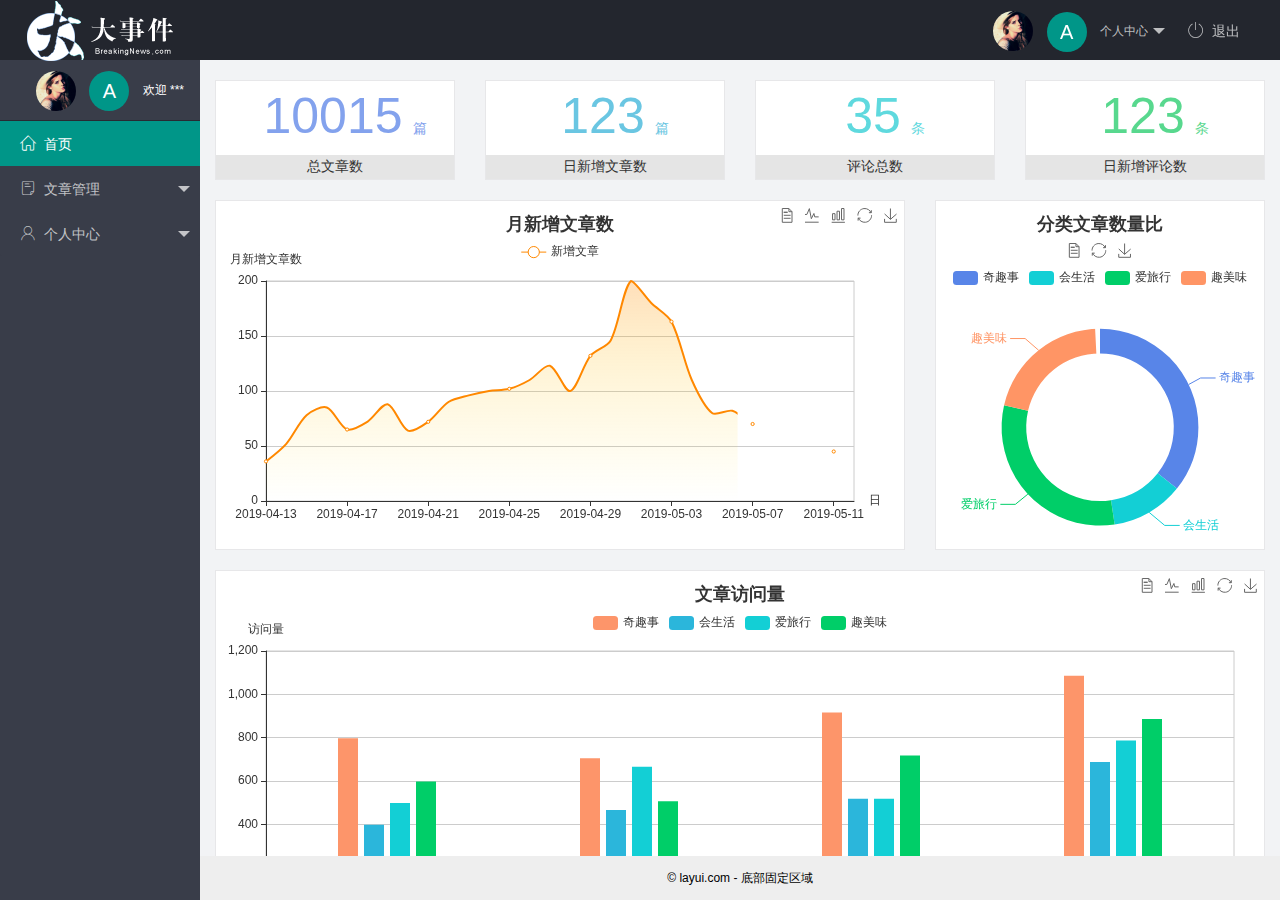
<file: index.html>
<!DOCTYPE html>
<html lang="en">

<head>
    <meta charset="UTF-8" />
    <meta name="viewport" content="width=device-width, initial-scale=1.0" />
    <title>后台主页</title>
    <!-- 导入 layui 的样式表 -->
    <link rel="stylesheet" href="/assets/lib/layui/css/layui.css" />
    <link rel="stylesheet" href="/assets/fonts/iconfont.css" />
    <link rel="stylesheet" href="/assets/css/index.css" />
</head>

<body class="layui-layout-body">
    <div class="layui-layout layui-layout-admin">
        <div class="layui-header">
            <div class="layui-logo">
                <img src="/assets/images/logo.png" alt="" />
            </div>
            <!-- 头部区域（可配合layui已有的水平导航） -->
            <ul class="layui-nav layui-layout-right">
                <li class="layui-nav-item">
                    <a href="javascript:;" class="userinfo">
                        <img src="/assets/images/sample.jpg" class="layui-nav-img" />
                        <span class="text-avatar">A</span>
                        个人中心
                    </a>
                    <dl class="layui-nav-child">
                        <dd><a href="">基本资料</a></dd>
                        <dd><a href="">更换头像</a></dd>
                        <dd><a href="">重置密码</a></dd>
                    </dl>
                </li>
                <li class="layui-nav-item"><a href="" id="btnLogout"><span class="iconfont icon-tuichu"></span>退出</a>
                </li>
            </ul>
        </div>

        <div class="layui-side layui-bg-black">
            <div class="layui-side-scroll">
                <!-- 左侧导航区域（可配合layui已有的垂直导航） -->
                <div class="userinfo">
                    <img src="/assets/images/sample.jpg" class="layui-nav-img" />
                    <span class="text-avatar">A</span>
                    <span id="welcome">欢迎 ***</span>
                </div>
                <ul class="layui-nav layui-nav-tree" lay-shrink="all">
                    <li class="layui-nav-item layui-this">
                        <a href="/home/dashboard.html" target="fm"><span class="iconfont icon-home"></span>首页</a>
                    </li>
                    <li class="layui-nav-item">
                        <a class="" href="javascript:;"><span class="iconfont icon-16"></span>文章管理</a>
                        <dl class="layui-nav-child">
                            <dd>
                                <a href="javascript:;"><i class="layui-icon layui-icon-app"></i>文章类别</a>
                            </dd>
                            <dd>
                                <a href="javascript:;"><i class="layui-icon layui-icon-app"></i>文章列表</a>
                            </dd>
                            <dd>
                                <a href="javascript:;"><i class="layui-icon layui-icon-app"></i>发布文章</a>
                            </dd>
                        </dl>
                    </li>
                    <li class="layui-nav-item">
                        <a href="javascript:;"><span class="iconfont icon-user"></span>个人中心</a>
                        <dl class="layui-nav-child">
                            <dd>
                                <a href="javascript:;"><i class="layui-icon layui-icon-app"></i>基本资料</a>
                            </dd>
                            <dd>
                                <a href="javascript:;"><i class="layui-icon layui-icon-app"></i>更换头像</a>
                            </dd>
                            <dd>
                                <a href="javascript:;"><i class="layui-icon layui-icon-app"></i>重置密码</a>
                            </dd>
                        </dl>
                    </li>
                </ul>
            </div>
        </div>

        <div class="layui-body">
            <!-- 内容主体区域 -->
            <!-- <div style="padding: 15px;">

            </div> -->
            <iframe name="fm" src="/home/dashboard.html" frameborder="0"></iframe>
        </div>

        <div class="layui-footer">
            <!-- 底部固定区域 -->
            © layui.com - 底部固定区域
        </div>
    </div>
    <!-- 导入 layui 的JS文件 -->
    <script src="/assets/lib/layui/layui.all.js"></script>
    <script src="/assets/lib/jquery.js"></script>
    <script src="/assets/js/baseAPI.js"></script>
    <script src="/assets/js/index.js"></script>
</body>

</html>
</file>
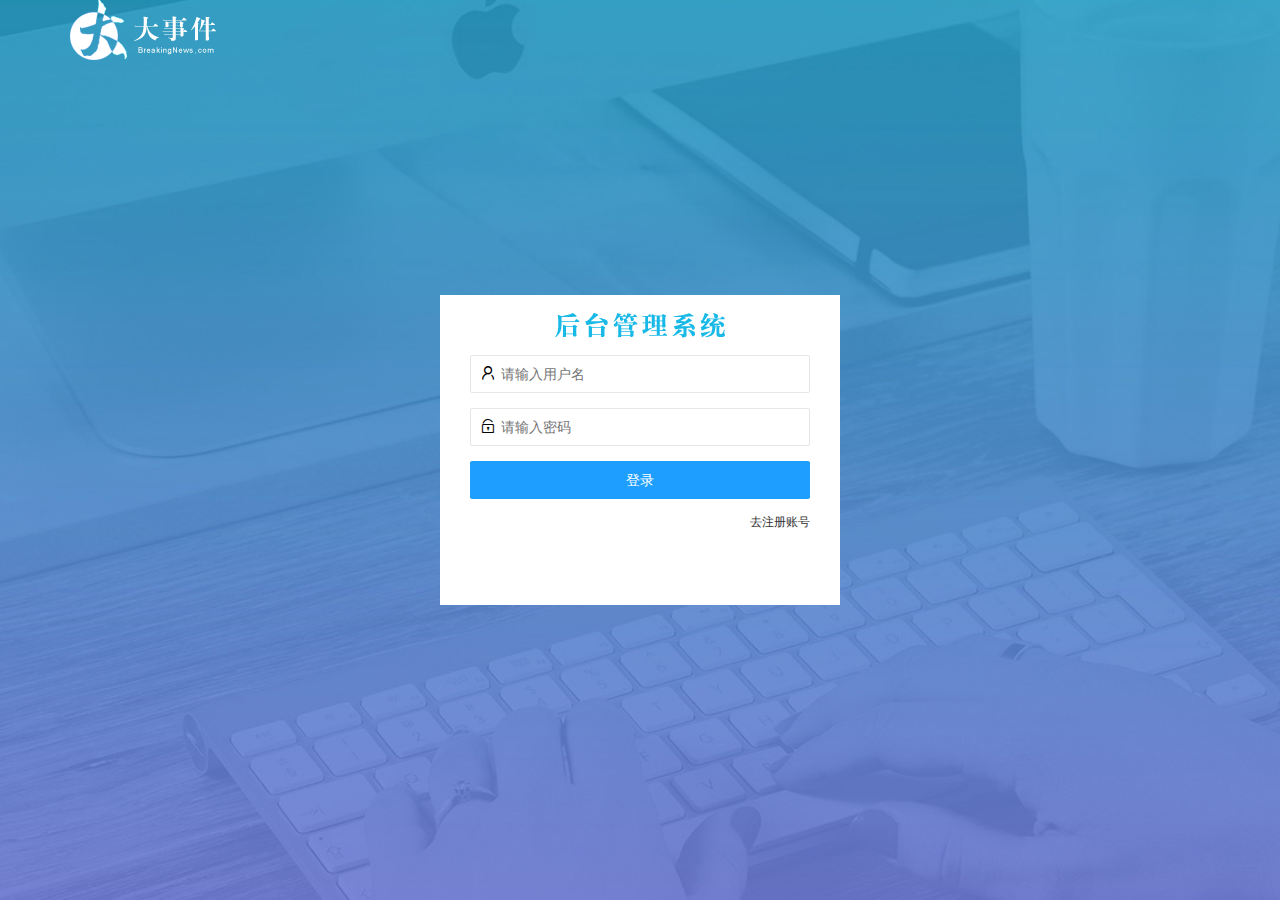
<file: login.html>
<!DOCTYPE html>
<html lang="en">

<head>
    <meta charset="UTF-8">
    <meta name="viewport" content="width=device-width, initial-scale=1.0">
    <title>大事件-登录/注册</title>
    <link rel="stylesheet" href="./assets/lib/layui/css/layui.css">
    <link rel="stylesheet" href="./assets/css/login.css">
</head>

<body>
    <!-- 头部 logo-->
    <div class="layui-main">
        <img src="/assets/images/logo.png" alt="">
    </div>
    <!-- 登录 注册 -->
    <div class="loginAndRegBox">
        <div class="title-box"></div>
        <!-- 登录的div -->
        <div class="login-box">
            <!-- 登录的表单 -->
            <form class="layui-form" id="form_login">
                <!-- 用户名 -->
                <div class="layui-form-item">
                    <i class="layui-icon layui-icon-username"></i>
                    <input type="text" name="username" required lay-verify="required" placeholder="请输入用户名"
                        autocomplete="off" class="layui-input">
                </div>
                <!-- 密码 -->
                <div class="layui-form-item">
                    <i class="layui-icon layui-icon-password"></i>
                    <input type="password" name="password" required lay-verify="required|pass" placeholder="请输入密码"
                        autocomplete="off" class="layui-input">
                </div>
                <!-- 登录按钮 -->
                <div class="layui-form-item ">
                    <button class="layui-btn layui-btn-normal layui-btn-fluid" lay-submit
                        lay-filter="formDemo">登录</button>
                </div>
                <div class="layui-form-item links">
                    <a href="javascript:;" id="link_reg">去注册账号</a>
                </div>
            </form>

        </div>
        <!-- 注册的div -->
        <div class="reg-box">
            <!-- 注册的表单 -->
            <form class="layui-form" id="form_reg">
                <!-- 用户名 -->
                <div class="layui-form-item">
                    <i class="layui-icon layui-icon-username"></i>
                    <input type="text" name="username" required lay-verify="required" placeholder="请输入用户名"
                        autocomplete="off" class="layui-input">
                </div>
                <!-- 密码 -->
                <div class="layui-form-item">
                    <i class="layui-icon layui-icon-password"></i>
                    <input type="password" name="password" required lay-verify="required|pwd" placeholder="请输入密码"
                        autocomplete="off" class="layui-input">
                </div>
                <!-- 确认密码 -->
                <div class="layui-form-item">
                    <i class="layui-icon layui-icon-password"></i>
                    <input type="password" name="repassword" required lay-verify="required|pwd|repwd"
                        placeholder="再次输入密码" autocomplete="off" class="layui-input">
                </div>
                <!-- 注册按钮 -->
                <div class="layui-form-item ">
                    <button id="pwdtj" class="layui-btn layui-btn-normal layui-btn-fluid" lay-submit
                        lay-filter="formDemo">注册</button>
                </div>
                <div class="layui-form-item links">
                    <a href="javascript:;" id="link_login">去登录账号</a>
                </div>
            </form>

        </div>
    </div>
    <script src="/assets/lib/layui/layui.all.js"></script>
    <script src="/assets/lib/jquery.js"></script>
    <script src="/assets/js/baseAPI.js"></script>
    <script src="/assets/js/login.js"></script>

</body>

</html>
</file>
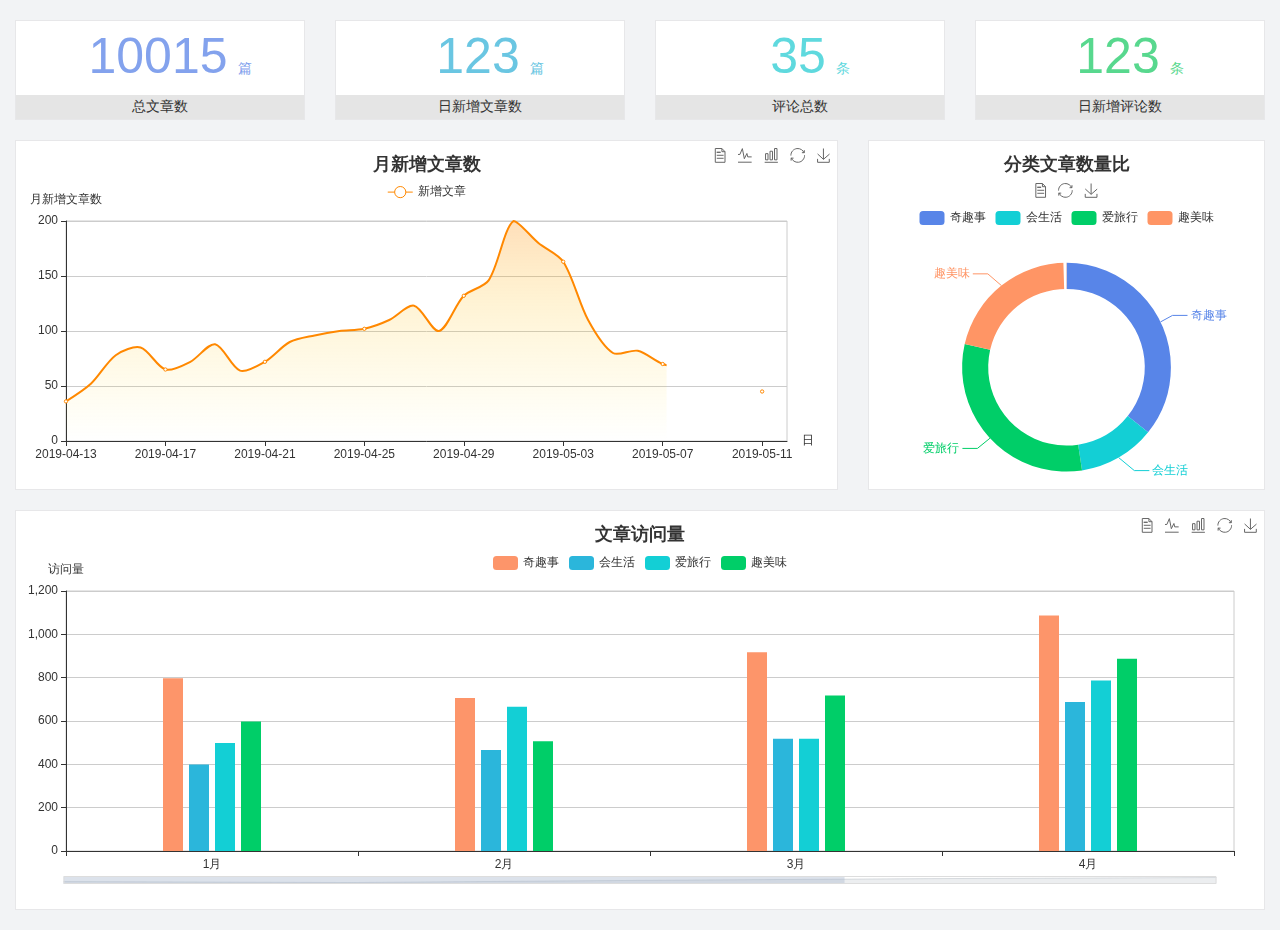
<file: home/dashboard.html>
<!DOCTYPE html>
<html lang="en">

<head>
  <meta charset="UTF-8">
  <meta name="viewport" content="width=device-width, initial-scale=1.0">
  <meta http-equiv="X-UA-Compatible" content="ie=edge">
  <title>图表统计</title>
  <link rel="stylesheet" href="../../assets/lib/bootstrap.css" />
  <link rel="stylesheet" href="../../assets/lib/main.css" />
  <script src="../../assets/lib/jquery.js"></script>
  <script type="text/javascript" src="../../assets/lib/echarts.min.js"></script>
</head>

<body>
  <div class="container-fluid">
    <div class="row spannel_list">
      <div class="col-sm-3 col-xs-6">
        <div class="spannel">
          <em>10015</em><span>篇</span>
          <b>总文章数</b>
        </div>
      </div>
      <div class="col-sm-3 col-xs-6">
        <div class="spannel scolor01">
          <em>123</em><span>篇</span>
          <b>日新增文章数</b>
        </div>
      </div>
      <div class="col-sm-3 col-xs-6">
        <div class="spannel scolor02">
          <em>35</em><span>条</span>
          <b>评论总数</b>
        </div>
      </div>
      <div class="col-sm-3 col-xs-6">
        <div class="spannel scolor03">
          <em>123</em><span>条</span>
          <b>日新增评论数</b>
        </div>
      </div>
    </div>
  </div>

  <div class="container-fluid">
    <div class="row curve-pie">
      <div class="col-lg-8 col-md-8">
        <div class="gragh_pannel" id="curve_show"></div>
      </div>
      <div class="col-lg-4 col-md-4">
        <div class="gragh_pannel" id="pie_show"></div>
      </div>
    </div>
  </div>

  <div class="container-fluid">
    <div class="column_pannel" id="column_show"></div>
  </div>

  <script>
    var oChart = echarts.init(document.getElementById('curve_show'));
    var aList_all = [
      { 'count': 36, 'date': '2019-04-13' },
      { 'count': 52, 'date': '2019-04-14' },
      { 'count': 78, 'date': '2019-04-15' },
      { 'count': 85, 'date': '2019-04-16' },
      { 'count': 65, 'date': '2019-04-17' },
      { 'count': 72, 'date': '2019-04-18' },
      { 'count': 88, 'date': '2019-04-19' },
      { 'count': 64, 'date': '2019-04-20' },
      { 'count': 72, 'date': '2019-04-21' },
      { 'count': 90, 'date': '2019-04-22' },
      { 'count': 96, 'date': '2019-04-23' },
      { 'count': 100, 'date': '2019-04-24' },
      { 'count': 102, 'date': '2019-04-25' },
      { 'count': 110, 'date': '2019-04-26' },
      { 'count': 123, 'date': '2019-04-27' },
      { 'count': 100, 'date': '2019-04-28' },
      { 'count': 132, 'date': '2019-04-29' },
      { 'count': 146, 'date': '2019-04-30' },
      { 'count': 200, 'date': '2019-05-01' },
      { 'count': 180, 'date': '2019-05-02' },
      { 'count': 163, 'date': '2019-05-03' },
      { 'count': 110, 'date': '2019-05-04' },
      { 'count': 80, 'date': '2019-05-05' },
      { 'count': 82, 'date': '2019-05-06' },
      { 'count': 70, 'date': '2019-05-07' },
      { 'count': 65, 'date': '2019-05-08' },
      { 'count': 54, 'date': '2019-05-09' },
      { 'count': 40, 'date': '2019-05-10' },
      { 'count': 45, 'date': '2019-05-11' },
      { 'count': 38, 'date': '2019-05-12' },
    ];

    let aCount = [];
    let aDate = [];

    for (var i = 0; i < aList_all.length; i++) {
      aCount.push(aList_all[i].count);
      aDate.push(aList_all[i].date);
    }

    var chartopt = {
      title: {
        text: '月新增文章数',
        left: 'center',
        top: '10'
      },
      tooltip: {
        trigger: 'axis'
      },
      legend: {
        data: ['新增文章'],
        top: '40'
      },
      toolbox: {
        show: true,
        feature: {
          mark: { show: true },
          dataView: { show: true, readOnly: false },
          magicType: { show: true, type: ['line', 'bar'] },
          restore: { show: true },
          saveAsImage: { show: true }
        }
      },
      calculable: true,
      xAxis: [
        {
          name: '日',
          type: 'category',
          boundaryGap: false,
          data: aDate
        }
      ],
      yAxis: [
        {
          name: '月新增文章数',
          type: 'value'
        }
      ],
      series: [
        {
          name: '新增文章',
          type: 'line',
          smooth: true,
          itemStyle: { normal: { areaStyle: { type: 'default' }, color: '#f80' }, lineStyle: { color: '#f80' } },
          data: aCount
        }],
      areaStyle: {
        normal: {
          color: new echarts.graphic.LinearGradient(0, 0, 0, 1, [{
            offset: 0,
            color: 'rgba(255,136,0,0.39)'
          }, {
            offset: .34,
            color: 'rgba(255,180,0,0.25)'
          }, {
            offset: 1,
            color: 'rgba(255,222,0,0.00)'
          }])

        }
      },
      grid: {
        show: true,
        x: 50,
        x2: 50,
        y: 80,
        height: 220
      }
    };

    oChart.setOption(chartopt);


    var oPie = echarts.init(document.getElementById('pie_show'));
    var oPieopt =
    {
      title: {
        top: 10,
        text: '分类文章数量比',
        x: 'center'
      },
      tooltip: {
        trigger: 'item',
        formatter: "{a} <br/>{b} : {c} ({d}%)"
      },
      color: ['#5885e8', '#13cfd5', '#00ce68', '#ff9565'],
      legend: {
        x: 'center',
        top: 65,
        data: ['奇趣事', '会生活', '爱旅行', '趣美味']
      },
      toolbox: {
        show: true,
        x: 'center',
        top: 35,
        feature: {
          mark: { show: true },
          dataView: { show: true, readOnly: false },
          magicType: {
            show: true,
            type: ['pie', 'funnel'],
            option: {
              funnel: {
                x: '25%',
                width: '50%',
                funnelAlign: 'left',
                max: 1548
              }
            }
          },
          restore: { show: true },
          saveAsImage: { show: true }
        }
      },
      calculable: true,
      series: [
        {
          name: '访问来源',
          type: 'pie',
          radius: ['45%', '60%'],
          center: ['50%', '65%'],
          data: [
            { value: 300, name: '奇趣事' },
            { value: 100, name: '会生活' },
            { value: 260, name: '爱旅行' },
            { value: 180, name: '趣美味' }
          ]
        }
      ]
    };
    oPie.setOption(oPieopt);



    var oColumn = this.echarts.init(document.getElementById('column_show'));
    var oColumnopt =
    {
      title: {
        text: '文章访问量',
        left: 'center',
        top: '10'
      },
      tooltip: {
        trigger: 'axis'
      },
      legend: {
        data: ['奇趣事', '会生活', '爱旅行', '趣美味'],
        top: '40'
      },
      toolbox: {
        show: true,
        feature: {
          mark: { show: true },
          dataView: { show: true, readOnly: false },
          magicType: { show: true, type: ['line', 'bar'] },
          restore: { show: true },
          saveAsImage: { show: true }
        }
      },
      calculable: true,
      xAxis: [
        {
          type: 'category',
          data: ['1月', '2月', '3月', '4月', '5月']
        }
      ],
      yAxis: [
        {
          name: '访问量',
          type: 'value'
        }
      ],
      series: [
        {
          name: '奇趣事',
          type: 'bar',
          barWidth: 20,
          itemStyle: {
            normal: { areaStyle: { type: 'default' }, color: '#fd956a' }
          },
          data: [800, 708, 920, 1090, 1200]
        },
        {
          name: '会生活',
          type: 'bar',
          barWidth: 20,
          itemStyle: {
            normal: { areaStyle: { type: 'default' }, color: '#2bb6db' }
          },
          data: [400, 468, 520, 690, 800]
        },
        {
          name: '爱旅行',
          type: 'bar',
          barWidth: 20,
          itemStyle: {
            normal: { areaStyle: { type: 'default' }, color: '#13cfd5' }
          },
          data: [500, 668, 520, 790, 900]
        },
        {
          name: '趣美味',
          type: 'bar',
          barWidth: 20,
          itemStyle: {
            normal: { areaStyle: { type: 'default' }, color: '#00ce68' }
          },
          data: [600, 508, 720, 890, 1000]
        }
      ],
      grid: {
        show: true,
        x: 50,
        x2: 30,
        y: 80,
        height: 260
      },
      dataZoom: [//给x轴设置滚动条
        {
          start: 0,//默认为0
          end: 100 - 1000 / 31,//默认为100
          type: 'slider',
          show: true,
          xAxisIndex: [0],
          handleSize: 0,//滑动条的 左右2个滑动条的大小
          height: 8,//组件高度
          left: 45, //左边的距离
          right: 50,//右边的距离
          bottom: 26,//右边的距离
          handleColor: '#ddd',//h滑动图标的颜色
          handleStyle: {
            borderColor: "#cacaca",
            borderWidth: "1",
            shadowBlur: 2,
            background: "#ddd",
            shadowColor: "#ddd",
          }
        }]
    };
    oColumn.setOption(oColumnopt);
  </script>
</body>

</html>
</file>
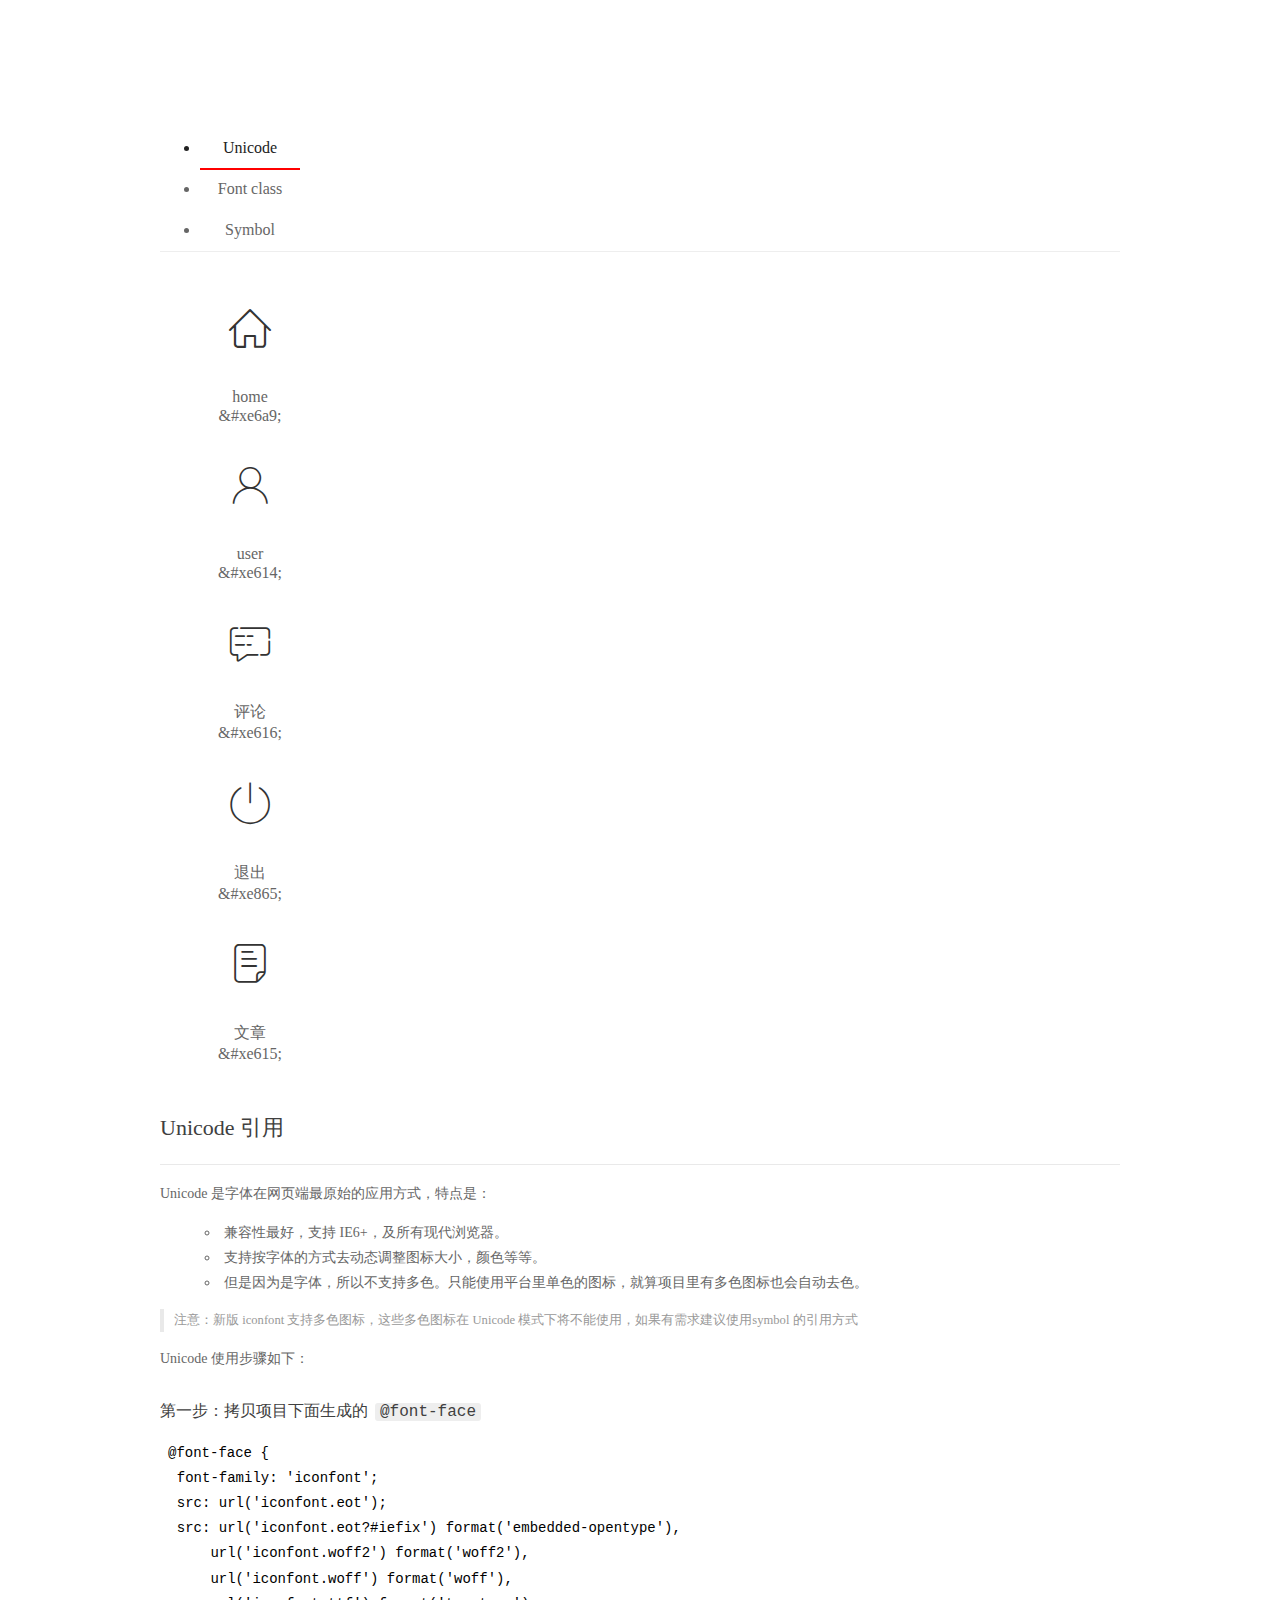
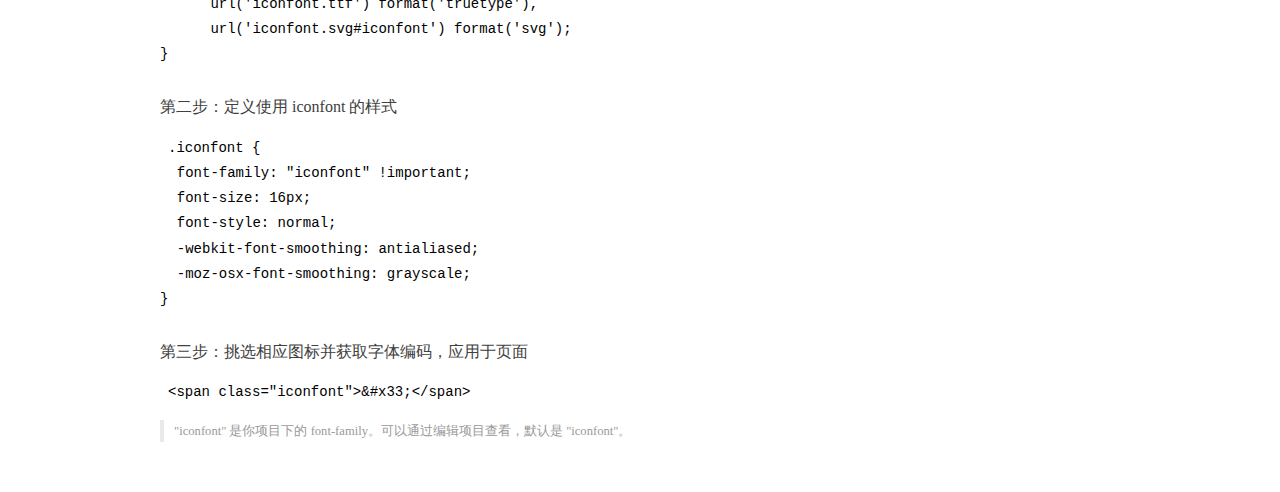
<file: assets/fonts/demo_index.html>
<!DOCTYPE html>
<html>
<head>
  <meta charset="utf-8"/>
  <title>IconFont Demo</title>
  <link rel="shortcut icon" href="https://gtms04.alicdn.com/tps/i4/TB1_oz6GVXXXXaFXpXXJDFnIXXX-64-64.ico" type="image/x-icon"/>
  <link rel="stylesheet" href="https://g.alicdn.com/thx/cube/1.3.2/cube.min.css">
  <link rel="stylesheet" href="demo.css">
  <link rel="stylesheet" href="iconfont.css">
  <script src="iconfont.js"></script>
  <!-- jQuery -->
  <script src="https://a1.alicdn.com/oss/uploads/2018/12/26/7bfddb60-08e8-11e9-9b04-53e73bb6408b.js"></script>
  <!-- 代码高亮 -->
  <script src="https://a1.alicdn.com/oss/uploads/2018/12/26/a3f714d0-08e6-11e9-8a15-ebf944d7534c.js"></script>
</head>
<body>
  <div class="main">
    <h1 class="logo"><a href="https://www.iconfont.cn/" title="iconfont 首页" target="_blank">&#xe86b;</a></h1>
    <div class="nav-tabs">
      <ul id="tabs" class="dib-box">
        <li class="dib active"><span>Unicode</span></li>
        <li class="dib"><span>Font class</span></li>
        <li class="dib"><span>Symbol</span></li>
      </ul>
      
    </div>
    <div class="tab-container">
      <div class="content unicode" style="display: block;">
          <ul class="icon_lists dib-box">
          
            <li class="dib">
              <span class="icon iconfont">&#xe6a9;</span>
                <div class="name">home</div>
                <div class="code-name">&amp;#xe6a9;</div>
              </li>
          
            <li class="dib">
              <span class="icon iconfont">&#xe614;</span>
                <div class="name">user</div>
                <div class="code-name">&amp;#xe614;</div>
              </li>
          
            <li class="dib">
              <span class="icon iconfont">&#xe616;</span>
                <div class="name">评论</div>
                <div class="code-name">&amp;#xe616;</div>
              </li>
          
            <li class="dib">
              <span class="icon iconfont">&#xe865;</span>
                <div class="name">退出</div>
                <div class="code-name">&amp;#xe865;</div>
              </li>
          
            <li class="dib">
              <span class="icon iconfont">&#xe615;</span>
                <div class="name">文章</div>
                <div class="code-name">&amp;#xe615;</div>
              </li>
          
          </ul>
          <div class="article markdown">
          <h2 id="unicode-">Unicode 引用</h2>
          <hr>

          <p>Unicode 是字体在网页端最原始的应用方式，特点是：</p>
          <ul>
            <li>兼容性最好，支持 IE6+，及所有现代浏览器。</li>
            <li>支持按字体的方式去动态调整图标大小，颜色等等。</li>
            <li>但是因为是字体，所以不支持多色。只能使用平台里单色的图标，就算项目里有多色图标也会自动去色。</li>
          </ul>
          <blockquote>
            <p>注意：新版 iconfont 支持多色图标，这些多色图标在 Unicode 模式下将不能使用，如果有需求建议使用symbol 的引用方式</p>
          </blockquote>
          <p>Unicode 使用步骤如下：</p>
          <h3 id="-font-face">第一步：拷贝项目下面生成的 <code>@font-face</code></h3>
<pre><code class="language-css"
>@font-face {
  font-family: 'iconfont';
  src: url('iconfont.eot');
  src: url('iconfont.eot?#iefix') format('embedded-opentype'),
      url('iconfont.woff2') format('woff2'),
      url('iconfont.woff') format('woff'),
      url('iconfont.ttf') format('truetype'),
      url('iconfont.svg#iconfont') format('svg');
}
</code></pre>
          <h3 id="-iconfont-">第二步：定义使用 iconfont 的样式</h3>
<pre><code class="language-css"
>.iconfont {
  font-family: "iconfont" !important;
  font-size: 16px;
  font-style: normal;
  -webkit-font-smoothing: antialiased;
  -moz-osx-font-smoothing: grayscale;
}
</code></pre>
          <h3 id="-">第三步：挑选相应图标并获取字体编码，应用于页面</h3>
<pre>
<code class="language-html"
>&lt;span class="iconfont"&gt;&amp;#x33;&lt;/span&gt;
</code></pre>
          <blockquote>
            <p>"iconfont" 是你项目下的 font-family。可以通过编辑项目查看，默认是 "iconfont"。</p>
          </blockquote>
          </div>
      </div>
      <div class="content font-class">
        <ul class="icon_lists dib-box">
          
          <li class="dib">
            <span class="icon iconfont icon-home"></span>
            <div class="name">
              home
            </div>
            <div class="code-name">.icon-home
            </div>
          </li>
          
          <li class="dib">
            <span class="icon iconfont icon-user"></span>
            <div class="name">
              user
            </div>
            <div class="code-name">.icon-user
            </div>
          </li>
          
          <li class="dib">
            <span class="icon iconfont icon-pinglun"></span>
            <div class="name">
              评论
            </div>
            <div class="code-name">.icon-pinglun
            </div>
          </li>
          
          <li class="dib">
            <span class="icon iconfont icon-tuichu"></span>
            <div class="name">
              退出
            </div>
            <div class="code-name">.icon-tuichu
            </div>
          </li>
          
          <li class="dib">
            <span class="icon iconfont icon-16"></span>
            <div class="name">
              文章
            </div>
            <div class="code-name">.icon-16
            </div>
          </li>
          
        </ul>
        <div class="article markdown">
        <h2 id="font-class-">font-class 引用</h2>
        <hr>

        <p>font-class 是 Unicode 使用方式的一种变种，主要是解决 Unicode 书写不直观，语意不明确的问题。</p>
        <p>与 Unicode 使用方式相比，具有如下特点：</p>
        <ul>
          <li>兼容性良好，支持 IE8+，及所有现代浏览器。</li>
          <li>相比于 Unicode 语意明确，书写更直观。可以很容易分辨这个 icon 是什么。</li>
          <li>因为使用 class 来定义图标，所以当要替换图标时，只需要修改 class 里面的 Unicode 引用。</li>
          <li>不过因为本质上还是使用的字体，所以多色图标还是不支持的。</li>
        </ul>
        <p>使用步骤如下：</p>
        <h3 id="-fontclass-">第一步：引入项目下面生成的 fontclass 代码：</h3>
<pre><code class="language-html">&lt;link rel="stylesheet" href="./iconfont.css"&gt;
</code></pre>
        <h3 id="-">第二步：挑选相应图标并获取类名，应用于页面：</h3>
<pre><code class="language-html">&lt;span class="iconfont icon-xxx"&gt;&lt;/span&gt;
</code></pre>
        <blockquote>
          <p>"
            iconfont" 是你项目下的 font-family。可以通过编辑项目查看，默认是 "iconfont"。</p>
        </blockquote>
      </div>
      </div>
      <div class="content symbol">
          <ul class="icon_lists dib-box">
          
            <li class="dib">
                <svg class="icon svg-icon" aria-hidden="true">
                  <use xlink:href="#icon-home"></use>
                </svg>
                <div class="name">home</div>
                <div class="code-name">#icon-home</div>
            </li>
          
            <li class="dib">
                <svg class="icon svg-icon" aria-hidden="true">
                  <use xlink:href="#icon-user"></use>
                </svg>
                <div class="name">user</div>
                <div class="code-name">#icon-user</div>
            </li>
          
            <li class="dib">
                <svg class="icon svg-icon" aria-hidden="true">
                  <use xlink:href="#icon-pinglun"></use>
                </svg>
                <div class="name">评论</div>
                <div class="code-name">#icon-pinglun</div>
            </li>
          
            <li class="dib">
                <svg class="icon svg-icon" aria-hidden="true">
                  <use xlink:href="#icon-tuichu"></use>
                </svg>
                <div class="name">退出</div>
                <div class="code-name">#icon-tuichu</div>
            </li>
          
            <li class="dib">
                <svg class="icon svg-icon" aria-hidden="true">
                  <use xlink:href="#icon-16"></use>
                </svg>
                <div class="name">文章</div>
                <div class="code-name">#icon-16</div>
            </li>
          
          </ul>
          <div class="article markdown">
          <h2 id="symbol-">Symbol 引用</h2>
          <hr>

          <p>这是一种全新的使用方式，应该说这才是未来的主流，也是平台目前推荐的用法。相关介绍可以参考这篇<a href="">文章</a>
            这种用法其实是做了一个 SVG 的集合，与另外两种相比具有如下特点：</p>
          <ul>
            <li>支持多色图标了，不再受单色限制。</li>
            <li>通过一些技巧，支持像字体那样，通过 <code>font-size</code>, <code>color</code> 来调整样式。</li>
            <li>兼容性较差，支持 IE9+，及现代浏览器。</li>
            <li>浏览器渲染 SVG 的性能一般，还不如 png。</li>
          </ul>
          <p>使用步骤如下：</p>
          <h3 id="-symbol-">第一步：引入项目下面生成的 symbol 代码：</h3>
<pre><code class="language-html">&lt;script src="./iconfont.js"&gt;&lt;/script&gt;
</code></pre>
          <h3 id="-css-">第二步：加入通用 CSS 代码（引入一次就行）：</h3>
<pre><code class="language-html">&lt;style&gt;
.icon {
  width: 1em;
  height: 1em;
  vertical-align: -0.15em;
  fill: currentColor;
  overflow: hidden;
}
&lt;/style&gt;
</code></pre>
          <h3 id="-">第三步：挑选相应图标并获取类名，应用于页面：</h3>
<pre><code class="language-html">&lt;svg class="icon" aria-hidden="true"&gt;
  &lt;use xlink:href="#icon-xxx"&gt;&lt;/use&gt;
&lt;/svg&gt;
</code></pre>
          </div>
      </div>

    </div>
  </div>
  <script>
  $(document).ready(function () {
      $('.tab-container .content:first').show()

      $('#tabs li').click(function (e) {
        var tabContent = $('.tab-container .content')
        var index = $(this).index()

        if ($(this).hasClass('active')) {
          return
        } else {
          $('#tabs li').removeClass('active')
          $(this).addClass('active')

          tabContent.hide().eq(index).fadeIn()
        }
      })
    })
  </script>
</body>
</html>
</file>
<file: assets/lib/layui/css/layui.css>
/** layui-v2.5.5 MIT License By https://www.layui.com */
 .layui-inline,img{display:inline-block;vertical-align:middle}h1,h2,h3,h4,h5,h6{font-weight:400}.layui-edge,.layui-header,.layui-inline,.layui-main{position:relative}.layui-body,.layui-edge,.layui-elip{overflow:hidden}.layui-btn,.layui-edge,.layui-inline,img{vertical-align:middle}.layui-btn,.layui-disabled,.layui-icon,.layui-unselect{-moz-user-select:none;-webkit-user-select:none;-ms-user-select:none}.layui-elip,.layui-form-checkbox span,.layui-form-pane .layui-form-label{text-overflow:ellipsis;white-space:nowrap}.layui-breadcrumb,.layui-tree-btnGroup{visibility:hidden}blockquote,body,button,dd,div,dl,dt,form,h1,h2,h3,h4,h5,h6,input,li,ol,p,pre,td,textarea,th,ul{margin:0;padding:0;-webkit-tap-highlight-color:rgba(0,0,0,0)}a:active,a:hover{outline:0}img{border:none}li{list-style:none}table{border-collapse:collapse;border-spacing:0}h4,h5,h6{font-size:100%}button,input,optgroup,option,select,textarea{font-family:inherit;font-size:inherit;font-style:inherit;font-weight:inherit;outline:0}pre{white-space:pre-wrap;white-space:-moz-pre-wrap;white-space:-pre-wrap;white-space:-o-pre-wrap;word-wrap:break-word}body{line-height:24px;font:14px Helvetica Neue,Helvetica,PingFang SC,Tahoma,Arial,sans-serif}hr{height:1px;margin:10px 0;border:0;clear:both}a{color:#333;text-decoration:none}a:hover{color:#777}a cite{font-style:normal;*cursor:pointer}.layui-border-box,.layui-border-box *{box-sizing:border-box}.layui-box,.layui-box *{box-sizing:content-box}.layui-clear{clear:both;*zoom:1}.layui-clear:after{content:'\20';clear:both;*zoom:1;display:block;height:0}.layui-inline{*display:inline;*zoom:1}.layui-edge{display:inline-block;width:0;height:0;border-width:6px;border-style:dashed;border-color:transparent}.layui-edge-top{top:-4px;border-bottom-color:#999;border-bottom-style:solid}.layui-edge-right{border-left-color:#999;border-left-style:solid}.layui-edge-bottom{top:2px;border-top-color:#999;border-top-style:solid}.layui-edge-left{border-right-color:#999;border-right-style:solid}.layui-disabled,.layui-disabled:hover{color:#d2d2d2!important;cursor:not-allowed!important}.layui-circle{border-radius:100%}.layui-show{display:block!important}.layui-hide{display:none!important}@font-face{font-family:layui-icon;src:url(../font/iconfont.eot?v=250);src:url(../font/iconfont.eot?v=250#iefix) format('embedded-opentype'),url(../font/iconfont.woff2?v=250) format('woff2'),url(../font/iconfont.woff?v=250) format('woff'),url(../font/iconfont.ttf?v=250) format('truetype'),url(../font/iconfont.svg?v=250#layui-icon) format('svg')}.layui-icon{font-family:layui-icon!important;font-size:16px;font-style:normal;-webkit-font-smoothing:antialiased;-moz-osx-font-smoothing:grayscale}.layui-icon-reply-fill:before{content:"\e611"}.layui-icon-set-fill:before{content:"\e614"}.layui-icon-menu-fill:before{content:"\e60f"}.layui-icon-search:before{content:"\e615"}.layui-icon-share:before{content:"\e641"}.layui-icon-set-sm:before{content:"\e620"}.layui-icon-engine:before{content:"\e628"}.layui-icon-close:before{content:"\1006"}.layui-icon-close-fill:before{content:"\1007"}.layui-icon-chart-screen:before{content:"\e629"}.layui-icon-star:before{content:"\e600"}.layui-icon-circle-dot:before{content:"\e617"}.layui-icon-chat:before{content:"\e606"}.layui-icon-release:before{content:"\e609"}.layui-icon-list:before{content:"\e60a"}.layui-icon-chart:before{content:"\e62c"}.layui-icon-ok-circle:before{content:"\1005"}.layui-icon-layim-theme:before{content:"\e61b"}.layui-icon-table:before{content:"\e62d"}.layui-icon-right:before{content:"\e602"}.layui-icon-left:before{content:"\e603"}.layui-icon-cart-simple:before{content:"\e698"}.layui-icon-face-cry:before{content:"\e69c"}.layui-icon-face-smile:before{content:"\e6af"}.layui-icon-survey:before{content:"\e6b2"}.layui-icon-tree:before{content:"\e62e"}.layui-icon-upload-circle:before{content:"\e62f"}.layui-icon-add-circle:before{content:"\e61f"}.layui-icon-download-circle:before{content:"\e601"}.layui-icon-templeate-1:before{content:"\e630"}.layui-icon-util:before{content:"\e631"}.layui-icon-face-surprised:before{content:"\e664"}.layui-icon-edit:before{content:"\e642"}.layui-icon-speaker:before{content:"\e645"}.layui-icon-down:before{content:"\e61a"}.layui-icon-file:before{content:"\e621"}.layui-icon-layouts:before{content:"\e632"}.layui-icon-rate-half:before{content:"\e6c9"}.layui-icon-add-circle-fine:before{content:"\e608"}.layui-icon-prev-circle:before{content:"\e633"}.layui-icon-read:before{content:"\e705"}.layui-icon-404:before{content:"\e61c"}.layui-icon-carousel:before{content:"\e634"}.layui-icon-help:before{content:"\e607"}.layui-icon-code-circle:before{content:"\e635"}.layui-icon-water:before{content:"\e636"}.layui-icon-username:before{content:"\e66f"}.layui-icon-find-fill:before{content:"\e670"}.layui-icon-about:before{content:"\e60b"}.layui-icon-location:before{content:"\e715"}.layui-icon-up:before{content:"\e619"}.layui-icon-pause:before{content:"\e651"}.layui-icon-date:before{content:"\e637"}.layui-icon-layim-uploadfile:before{content:"\e61d"}.layui-icon-delete:before{content:"\e640"}.layui-icon-play:before{content:"\e652"}.layui-icon-top:before{content:"\e604"}.layui-icon-friends:before{content:"\e612"}.layui-icon-refresh-3:before{content:"\e9aa"}.layui-icon-ok:before{content:"\e605"}.layui-icon-layer:before{content:"\e638"}.layui-icon-face-smile-fine:before{content:"\e60c"}.layui-icon-dollar:before{content:"\e659"}.layui-icon-group:before{content:"\e613"}.layui-icon-layim-download:before{content:"\e61e"}.layui-icon-picture-fine:before{content:"\e60d"}.layui-icon-link:before{content:"\e64c"}.layui-icon-diamond:before{content:"\e735"}.layui-icon-log:before{content:"\e60e"}.layui-icon-rate-solid:before{content:"\e67a"}.layui-icon-fonts-del:before{content:"\e64f"}.layui-icon-unlink:before{content:"\e64d"}.layui-icon-fonts-clear:before{content:"\e639"}.layui-icon-triangle-r:before{content:"\e623"}.layui-icon-circle:before{content:"\e63f"}.layui-icon-radio:before{content:"\e643"}.layui-icon-align-center:before{content:"\e647"}.layui-icon-align-right:before{content:"\e648"}.layui-icon-align-left:before{content:"\e649"}.layui-icon-loading-1:before{content:"\e63e"}.layui-icon-return:before{content:"\e65c"}.layui-icon-fonts-strong:before{content:"\e62b"}.layui-icon-upload:before{content:"\e67c"}.layui-icon-dialogue:before{content:"\e63a"}.layui-icon-video:before{content:"\e6ed"}.layui-icon-headset:before{content:"\e6fc"}.layui-icon-cellphone-fine:before{content:"\e63b"}.layui-icon-add-1:before{content:"\e654"}.layui-icon-face-smile-b:before{content:"\e650"}.layui-icon-fonts-html:before{content:"\e64b"}.layui-icon-form:before{content:"\e63c"}.layui-icon-cart:before{content:"\e657"}.layui-icon-camera-fill:before{content:"\e65d"}.layui-icon-tabs:before{content:"\e62a"}.layui-icon-fonts-code:before{content:"\e64e"}.layui-icon-fire:before{content:"\e756"}.layui-icon-set:before{content:"\e716"}.layui-icon-fonts-u:before{content:"\e646"}.layui-icon-triangle-d:before{content:"\e625"}.layui-icon-tips:before{content:"\e702"}.layui-icon-picture:before{content:"\e64a"}.layui-icon-more-vertical:before{content:"\e671"}.layui-icon-flag:before{content:"\e66c"}.layui-icon-loading:before{content:"\e63d"}.layui-icon-fonts-i:before{content:"\e644"}.layui-icon-refresh-1:before{content:"\e666"}.layui-icon-rmb:before{content:"\e65e"}.layui-icon-home:before{content:"\e68e"}.layui-icon-user:before{content:"\e770"}.layui-icon-notice:before{content:"\e667"}.layui-icon-login-weibo:before{content:"\e675"}.layui-icon-voice:before{content:"\e688"}.layui-icon-upload-drag:before{content:"\e681"}.layui-icon-login-qq:before{content:"\e676"}.layui-icon-snowflake:before{content:"\e6b1"}.layui-icon-file-b:before{content:"\e655"}.layui-icon-template:before{content:"\e663"}.layui-icon-auz:before{content:"\e672"}.layui-icon-console:before{content:"\e665"}.layui-icon-app:before{content:"\e653"}.layui-icon-prev:before{content:"\e65a"}.layui-icon-website:before{content:"\e7ae"}.layui-icon-next:before{content:"\e65b"}.layui-icon-component:before{content:"\e857"}.layui-icon-more:before{content:"\e65f"}.layui-icon-login-wechat:before{content:"\e677"}.layui-icon-shrink-right:before{content:"\e668"}.layui-icon-spread-left:before{content:"\e66b"}.layui-icon-camera:before{content:"\e660"}.layui-icon-note:before{content:"\e66e"}.layui-icon-refresh:before{content:"\e669"}.layui-icon-female:before{content:"\e661"}.layui-icon-male:before{content:"\e662"}.layui-icon-password:before{content:"\e673"}.layui-icon-senior:before{content:"\e674"}.layui-icon-theme:before{content:"\e66a"}.layui-icon-tread:before{content:"\e6c5"}.layui-icon-praise:before{content:"\e6c6"}.layui-icon-star-fill:before{content:"\e658"}.layui-icon-rate:before{content:"\e67b"}.layui-icon-template-1:before{content:"\e656"}.layui-icon-vercode:before{content:"\e679"}.layui-icon-cellphone:before{content:"\e678"}.layui-icon-screen-full:before{content:"\e622"}.layui-icon-screen-restore:before{content:"\e758"}.layui-icon-cols:before{content:"\e610"}.layui-icon-export:before{content:"\e67d"}.layui-icon-print:before{content:"\e66d"}.layui-icon-slider:before{content:"\e714"}.layui-icon-addition:before{content:"\e624"}.layui-icon-subtraction:before{content:"\e67e"}.layui-icon-service:before{content:"\e626"}.layui-icon-transfer:before{content:"\e691"}.layui-main{width:1140px;margin:0 auto}.layui-header{z-index:1000;height:60px}.layui-header a:hover{transition:all .5s;-webkit-transition:all .5s}.layui-side{position:fixed;left:0;top:0;bottom:0;z-index:999;width:200px;overflow-x:hidden}.layui-side-scroll{position:relative;width:220px;height:100%;overflow-x:hidden}.layui-body{position:absolute;left:200px;right:0;top:0;bottom:0;z-index:998;width:auto;overflow-y:auto;box-sizing:border-box}.layui-layout-body{overflow:hidden}.layui-layout-admin .layui-header{background-color:#23262E}.layui-layout-admin .layui-side{top:60px;width:200px;overflow-x:hidden}.layui-layout-admin .layui-body{position:fixed;top:60px;bottom:44px}.layui-layout-admin .layui-main{width:auto;margin:0 15px}.layui-layout-admin .layui-footer{position:fixed;left:200px;right:0;bottom:0;height:44px;line-height:44px;padding:0 15px;background-color:#eee}.layui-layout-admin .layui-logo{position:absolute;left:0;top:0;width:200px;height:100%;line-height:60px;text-align:center;color:#009688;font-size:16px}.layui-layout-admin .layui-header .layui-nav{background:0 0}.layui-layout-left{position:absolute!important;left:200px;top:0}.layui-layout-right{position:absolute!important;right:0;top:0}.layui-container{position:relative;margin:0 auto;padding:0 15px;box-sizing:border-box}.layui-fluid{position:relative;margin:0 auto;padding:0 15px}.layui-row:after,.layui-row:before{content:'';display:block;clear:both}.layui-col-lg1,.layui-col-lg10,.layui-col-lg11,.layui-col-lg12,.layui-col-lg2,.layui-col-lg3,.layui-col-lg4,.layui-col-lg5,.layui-col-lg6,.layui-col-lg7,.layui-col-lg8,.layui-col-lg9,.layui-col-md1,.layui-col-md10,.layui-col-md11,.layui-col-md12,.layui-col-md2,.layui-col-md3,.layui-col-md4,.layui-col-md5,.layui-col-md6,.layui-col-md7,.layui-col-md8,.layui-col-md9,.layui-col-sm1,.layui-col-sm10,.layui-col-sm11,.layui-col-sm12,.layui-col-sm2,.layui-col-sm3,.layui-col-sm4,.layui-col-sm5,.layui-col-sm6,.layui-col-sm7,.layui-col-sm8,.layui-col-sm9,.layui-col-xs1,.layui-col-xs10,.layui-col-xs11,.layui-col-xs12,.layui-col-xs2,.layui-col-xs3,.layui-col-xs4,.layui-col-xs5,.layui-col-xs6,.layui-col-xs7,.layui-col-xs8,.layui-col-xs9{position:relative;display:block;box-sizing:border-box}.layui-col-xs1,.layui-col-xs10,.layui-col-xs11,.layui-col-xs12,.layui-col-xs2,.layui-col-xs3,.layui-col-xs4,.layui-col-xs5,.layui-col-xs6,.layui-col-xs7,.layui-col-xs8,.layui-col-xs9{float:left}.layui-col-xs1{width:8.33333333%}.layui-col-xs2{width:16.66666667%}.layui-col-xs3{width:25%}.layui-col-xs4{width:33.33333333%}.layui-col-xs5{width:41.66666667%}.layui-col-xs6{width:50%}.layui-col-xs7{width:58.33333333%}.layui-col-xs8{width:66.66666667%}.layui-col-xs9{width:75%}.layui-col-xs10{width:83.33333333%}.layui-col-xs11{width:91.66666667%}.layui-col-xs12{width:100%}.layui-col-xs-offset1{margin-left:8.33333333%}.layui-col-xs-offset2{margin-left:16.66666667%}.layui-col-xs-offset3{margin-left:25%}.layui-col-xs-offset4{margin-left:33.33333333%}.layui-col-xs-offset5{margin-left:41.66666667%}.layui-col-xs-offset6{margin-left:50%}.layui-col-xs-offset7{margin-left:58.33333333%}.layui-col-xs-offset8{margin-left:66.66666667%}.layui-col-xs-offset9{margin-left:75%}.layui-col-xs-offset10{margin-left:83.33333333%}.layui-col-xs-offset11{margin-left:91.66666667%}.layui-col-xs-offset12{margin-left:100%}@media screen and (max-width:768px){.layui-hide-xs{display:none!important}.layui-show-xs-block{display:block!important}.layui-show-xs-inline{display:inline!important}.layui-show-xs-inline-block{display:inline-block!important}}@media screen and (min-width:768px){.layui-container{width:750px}.layui-hide-sm{display:none!important}.layui-show-sm-block{display:block!important}.layui-show-sm-inline{display:inline!important}.layui-show-sm-inline-block{display:inline-block!important}.layui-col-sm1,.layui-col-sm10,.layui-col-sm11,.layui-col-sm12,.layui-col-sm2,.layui-col-sm3,.layui-col-sm4,.layui-col-sm5,.layui-col-sm6,.layui-col-sm7,.layui-col-sm8,.layui-col-sm9{float:left}.layui-col-sm1{width:8.33333333%}.layui-col-sm2{width:16.66666667%}.layui-col-sm3{width:25%}.layui-col-sm4{width:33.33333333%}.layui-col-sm5{width:41.66666667%}.layui-col-sm6{width:50%}.layui-col-sm7{width:58.33333333%}.layui-col-sm8{width:66.66666667%}.layui-col-sm9{width:75%}.layui-col-sm10{width:83.33333333%}.layui-col-sm11{width:91.66666667%}.layui-col-sm12{width:100%}.layui-col-sm-offset1{margin-left:8.33333333%}.layui-col-sm-offset2{margin-left:16.66666667%}.layui-col-sm-offset3{margin-left:25%}.layui-col-sm-offset4{margin-left:33.33333333%}.layui-col-sm-offset5{margin-left:41.66666667%}.layui-col-sm-offset6{margin-left:50%}.layui-col-sm-offset7{margin-left:58.33333333%}.layui-col-sm-offset8{margin-left:66.66666667%}.layui-col-sm-offset9{margin-left:75%}.layui-col-sm-offset10{margin-left:83.33333333%}.layui-col-sm-offset11{margin-left:91.66666667%}.layui-col-sm-offset12{margin-left:100%}}@media screen and (min-width:992px){.layui-container{width:970px}.layui-hide-md{display:none!important}.layui-show-md-block{display:block!important}.layui-show-md-inline{display:inline!important}.layui-show-md-inline-block{display:inline-block!important}.layui-col-md1,.layui-col-md10,.layui-col-md11,.layui-col-md12,.layui-col-md2,.layui-col-md3,.layui-col-md4,.layui-col-md5,.layui-col-md6,.layui-col-md7,.layui-col-md8,.layui-col-md9{float:left}.layui-col-md1{width:8.33333333%}.layui-col-md2{width:16.66666667%}.layui-col-md3{width:25%}.layui-col-md4{width:33.33333333%}.layui-col-md5{width:41.66666667%}.layui-col-md6{width:50%}.layui-col-md7{width:58.33333333%}.layui-col-md8{width:66.66666667%}.layui-col-md9{width:75%}.layui-col-md10{width:83.33333333%}.layui-col-md11{width:91.66666667%}.layui-col-md12{width:100%}.layui-col-md-offset1{margin-left:8.33333333%}.layui-col-md-offset2{margin-left:16.66666667%}.layui-col-md-offset3{margin-left:25%}.layui-col-md-offset4{margin-left:33.33333333%}.layui-col-md-offset5{margin-left:41.66666667%}.layui-col-md-offset6{margin-left:50%}.layui-col-md-offset7{margin-left:58.33333333%}.layui-col-md-offset8{margin-left:66.66666667%}.layui-col-md-offset9{margin-left:75%}.layui-col-md-offset10{margin-left:83.33333333%}.layui-col-md-offset11{margin-left:91.66666667%}.layui-col-md-offset12{margin-left:100%}}@media screen and (min-width:1200px){.layui-container{width:1170px}.layui-hide-lg{display:none!important}.layui-show-lg-block{display:block!important}.layui-show-lg-inline{display:inline!important}.layui-show-lg-inline-block{display:inline-block!important}.layui-col-lg1,.layui-col-lg10,.layui-col-lg11,.layui-col-lg12,.layui-col-lg2,.layui-col-lg3,.layui-col-lg4,.layui-col-lg5,.layui-col-lg6,.layui-col-lg7,.layui-col-lg8,.layui-col-lg9{float:left}.layui-col-lg1{width:8.33333333%}.layui-col-lg2{width:16.66666667%}.layui-col-lg3{width:25%}.layui-col-lg4{width:33.33333333%}.layui-col-lg5{width:41.66666667%}.layui-col-lg6{width:50%}.layui-col-lg7{width:58.33333333%}.layui-col-lg8{width:66.66666667%}.layui-col-lg9{width:75%}.layui-col-lg10{width:83.33333333%}.layui-col-lg11{width:91.66666667%}.layui-col-lg12{width:100%}.layui-col-lg-offset1{margin-left:8.33333333%}.layui-col-lg-offset2{margin-left:16.66666667%}.layui-col-lg-offset3{margin-left:25%}.layui-col-lg-offset4{margin-left:33.33333333%}.layui-col-lg-offset5{margin-left:41.66666667%}.layui-col-lg-offset6{margin-left:50%}.layui-col-lg-offset7{margin-left:58.33333333%}.layui-col-lg-offset8{margin-left:66.66666667%}.layui-col-lg-offset9{margin-left:75%}.layui-col-lg-offset10{margin-left:83.33333333%}.layui-col-lg-offset11{margin-left:91.66666667%}.layui-col-lg-offset12{margin-left:100%}}.layui-col-space1{margin:-.5px}.layui-col-space1>*{padding:.5px}.layui-col-space3{margin:-1.5px}.layui-col-space3>*{padding:1.5px}.layui-col-space5{margin:-2.5px}.layui-col-space5>*{padding:2.5px}.layui-col-space8{margin:-3.5px}.layui-col-space8>*{padding:3.5px}.layui-col-space10{margin:-5px}.layui-col-space10>*{padding:5px}.layui-col-space12{margin:-6px}.layui-col-space12>*{padding:6px}.layui-col-space15{margin:-7.5px}.layui-col-space15>*{padding:7.5px}.layui-col-space18{margin:-9px}.layui-col-space18>*{padding:9px}.layui-col-space20{margin:-10px}.layui-col-space20>*{padding:10px}.layui-col-space22{margin:-11px}.layui-col-space22>*{padding:11px}.layui-col-space25{margin:-12.5px}.layui-col-space25>*{padding:12.5px}.layui-col-space30{margin:-15px}.layui-col-space30>*{padding:15px}.layui-btn,.layui-input,.layui-select,.layui-textarea,.layui-upload-button{outline:0;-webkit-appearance:none;transition:all .3s;-webkit-transition:all .3s;box-sizing:border-box}.layui-elem-quote{margin-bottom:10px;padding:15px;line-height:22px;border-left:5px solid #009688;border-radius:0 2px 2px 0;background-color:#f2f2f2}.layui-quote-nm{border-style:solid;border-width:1px 1px 1px 5px;background:0 0}.layui-elem-field{margin-bottom:10px;padding:0;border-width:1px;border-style:solid}.layui-elem-field legend{margin-left:20px;padding:0 10px;font-size:20px;font-weight:300}.layui-field-title{margin:10px 0 20px;border-width:1px 0 0}.layui-field-box{padding:10px 15px}.layui-field-title .layui-field-box{padding:10px 0}.layui-progress{position:relative;height:6px;border-radius:20px;background-color:#e2e2e2}.layui-progress-bar{position:absolute;left:0;top:0;width:0;max-width:100%;height:6px;border-radius:20px;text-align:right;background-color:#5FB878;transition:all .3s;-webkit-transition:all .3s}.layui-progress-big,.layui-progress-big .layui-progress-bar{height:18px;line-height:18px}.layui-progress-text{position:relative;top:-20px;line-height:18px;font-size:12px;color:#666}.layui-progress-big .layui-progress-text{position:static;padding:0 10px;color:#fff}.layui-collapse{border-width:1px;border-style:solid;border-radius:2px}.layui-colla-content,.layui-colla-item{border-top-width:1px;border-top-style:solid}.layui-colla-item:first-child{border-top:none}.layui-colla-title{position:relative;height:42px;line-height:42px;padding:0 15px 0 35px;color:#333;background-color:#f2f2f2;cursor:pointer;font-size:14px;overflow:hidden}.layui-colla-content{display:none;padding:10px 15px;line-height:22px;color:#666}.layui-colla-icon{position:absolute;left:15px;top:0;font-size:14px}.layui-card{margin-bottom:15px;border-radius:2px;background-color:#fff;box-shadow:0 1px 2px 0 rgba(0,0,0,.05)}.layui-card:last-child{margin-bottom:0}.layui-card-header{position:relative;height:42px;line-height:42px;padding:0 15px;border-bottom:1px solid #f6f6f6;color:#333;border-radius:2px 2px 0 0;font-size:14px}.layui-bg-black,.layui-bg-blue,.layui-bg-cyan,.layui-bg-green,.layui-bg-orange,.layui-bg-red{color:#fff!important}.layui-card-body{position:relative;padding:10px 15px;line-height:24px}.layui-card-body[pad15]{padding:15px}.layui-card-body[pad20]{padding:20px}.layui-card-body .layui-table{margin:5px 0}.layui-card .layui-tab{margin:0}.layui-panel-window{position:relative;padding:15px;border-radius:0;border-top:5px solid #E6E6E6;background-color:#fff}.layui-auxiliar-moving{position:fixed;left:0;right:0;top:0;bottom:0;width:100%;height:100%;background:0 0;z-index:9999999999}.layui-form-label,.layui-form-mid,.layui-form-select,.layui-input-block,.layui-input-inline,.layui-textarea{position:relative}.layui-bg-red{background-color:#FF5722!important}.layui-bg-orange{background-color:#FFB800!important}.layui-bg-green{background-color:#009688!important}.layui-bg-cyan{background-color:#2F4056!important}.layui-bg-blue{background-color:#1E9FFF!important}.layui-bg-black{background-color:#393D49!important}.layui-bg-gray{background-color:#eee!important;color:#666!important}.layui-badge-rim,.layui-colla-content,.layui-colla-item,.layui-collapse,.layui-elem-field,.layui-form-pane .layui-form-item[pane],.layui-form-pane .layui-form-label,.layui-input,.layui-layedit,.layui-layedit-tool,.layui-quote-nm,.layui-select,.layui-tab-bar,.layui-tab-card,.layui-tab-title,.layui-tab-title .layui-this:after,.layui-textarea{border-color:#e6e6e6}.layui-timeline-item:before,hr{background-color:#e6e6e6}.layui-text{line-height:22px;font-size:14px;color:#666}.layui-text h1,.layui-text h2,.layui-text h3{font-weight:500;color:#333}.layui-text h1{font-size:30px}.layui-text h2{font-size:24px}.layui-text h3{font-size:18px}.layui-text a:not(.layui-btn){color:#01AAED}.layui-text a:not(.layui-btn):hover{text-decoration:underline}.layui-text ul{padding:5px 0 5px 15px}.layui-text ul li{margin-top:5px;list-style-type:disc}.layui-text em,.layui-word-aux{color:#999!important;padding:0 5px!important}.layui-btn{display:inline-block;height:38px;line-height:38px;padding:0 18px;background-color:#009688;color:#fff;white-space:nowrap;text-align:center;font-size:14px;border:none;border-radius:2px;cursor:pointer}.layui-btn:hover{opacity:.8;filter:alpha(opacity=80);color:#fff}.layui-btn:active{opacity:1;filter:alpha(opacity=100)}.layui-btn+.layui-btn{margin-left:10px}.layui-btn-container{font-size:0}.layui-btn-container .layui-btn{margin-right:10px;margin-bottom:10px}.layui-btn-container .layui-btn+.layui-btn{margin-left:0}.layui-table .layui-btn-container .layui-btn{margin-bottom:9px}.layui-btn-radius{border-radius:100px}.layui-btn .layui-icon{margin-right:3px;font-size:18px;vertical-align:bottom;vertical-align:middle\9}.layui-btn-primary{border:1px solid #C9C9C9;background-color:#fff;color:#555}.layui-btn-primary:hover{border-color:#009688;color:#333}.layui-btn-normal{background-color:#1E9FFF}.layui-btn-warm{background-color:#FFB800}.layui-btn-danger{background-color:#FF5722}.layui-btn-checked{background-color:#5FB878}.layui-btn-disabled,.layui-btn-disabled:active,.layui-btn-disabled:hover{border:1px solid #e6e6e6;background-color:#FBFBFB;color:#C9C9C9;cursor:not-allowed;opacity:1}.layui-btn-lg{height:44px;line-height:44px;padding:0 25px;font-size:16px}.layui-btn-sm{height:30px;line-height:30px;padding:0 10px;font-size:12px}.layui-btn-sm i{font-size:16px!important}.layui-btn-xs{height:22px;line-height:22px;padding:0 5px;font-size:12px}.layui-btn-xs i{font-size:14px!important}.layui-btn-group{display:inline-block;vertical-align:middle;font-size:0}.layui-btn-group .layui-btn{margin-left:0!important;margin-right:0!important;border-left:1px solid rgba(255,255,255,.5);border-radius:0}.layui-btn-group .layui-btn-primary{border-left:none}.layui-btn-group .layui-btn-primary:hover{border-color:#C9C9C9;color:#009688}.layui-btn-group .layui-btn:first-child{border-left:none;border-radius:2px 0 0 2px}.layui-btn-group .layui-btn-primary:first-child{border-left:1px solid #c9c9c9}.layui-btn-group .layui-btn:last-child{border-radius:0 2px 2px 0}.layui-btn-group .layui-btn+.layui-btn{margin-left:0}.layui-btn-group+.layui-btn-group{margin-left:10px}.layui-btn-fluid{width:100%}.layui-input,.layui-select,.layui-textarea{height:38px;line-height:1.3;line-height:38px\9;border-width:1px;border-style:solid;background-color:#fff;border-radius:2px}.layui-input::-webkit-input-placeholder,.layui-select::-webkit-input-placeholder,.layui-textarea::-webkit-input-placeholder{line-height:1.3}.layui-input,.layui-textarea{display:block;width:100%;padding-left:10px}.layui-input:hover,.layui-textarea:hover{border-color:#D2D2D2!important}.layui-input:focus,.layui-textarea:focus{border-color:#C9C9C9!important}.layui-textarea{min-height:100px;height:auto;line-height:20px;padding:6px 10px;resize:vertical}.layui-select{padding:0 10px}.layui-form input[type=checkbox],.layui-form input[type=radio],.layui-form select{display:none}.layui-form [lay-ignore]{display:initial}.layui-form-item{margin-bottom:15px;clear:both;*zoom:1}.layui-form-item:after{content:'\20';clear:both;*zoom:1;display:block;height:0}.layui-form-label{float:left;display:block;padding:9px 15px;width:80px;font-weight:400;line-height:20px;text-align:right}.layui-form-label-col{display:block;float:none;padding:9px 0;line-height:20px;text-align:left}.layui-form-item .layui-inline{margin-bottom:5px;margin-right:10px}.layui-input-block{margin-left:110px;min-height:36px}.layui-input-inline{display:inline-block;vertical-align:middle}.layui-form-item .layui-input-inline{float:left;width:190px;margin-right:10px}.layui-form-text .layui-input-inline{width:auto}.layui-form-mid{float:left;display:block;padding:9px 0!important;line-height:20px;margin-right:10px}.layui-form-danger+.layui-form-select .layui-input,.layui-form-danger:focus{border-color:#FF5722!important}.layui-form-select .layui-input{padding-right:30px;cursor:pointer}.layui-form-select .layui-edge{position:absolute;right:10px;top:50%;margin-top:-3px;cursor:pointer;border-width:6px;border-top-color:#c2c2c2;border-top-style:solid;transition:all .3s;-webkit-transition:all .3s}.layui-form-select dl{display:none;position:absolute;left:0;top:42px;padding:5px 0;z-index:899;min-width:100%;border:1px solid #d2d2d2;max-height:300px;overflow-y:auto;background-color:#fff;border-radius:2px;box-shadow:0 2px 4px rgba(0,0,0,.12);box-sizing:border-box}.layui-form-select dl dd,.layui-form-select dl dt{padding:0 10px;line-height:36px;white-space:nowrap;overflow:hidden;text-overflow:ellipsis}.layui-form-select dl dt{font-size:12px;color:#999}.layui-form-select dl dd{cursor:pointer}.layui-form-select dl dd:hover{background-color:#f2f2f2;-webkit-transition:.5s all;transition:.5s all}.layui-form-select .layui-select-group dd{padding-left:20px}.layui-form-select dl dd.layui-select-tips{padding-left:10px!important;color:#999}.layui-form-select dl dd.layui-this{background-color:#5FB878;color:#fff}.layui-form-checkbox,.layui-form-select dl dd.layui-disabled{background-color:#fff}.layui-form-selected dl{display:block}.layui-form-checkbox,.layui-form-checkbox *,.layui-form-switch{display:inline-block;vertical-align:middle}.layui-form-selected .layui-edge{margin-top:-9px;-webkit-transform:rotate(180deg);transform:rotate(180deg);margin-top:-3px\9}:root .layui-form-selected .layui-edge{margin-top:-9px\0/IE9}.layui-form-selectup dl{top:auto;bottom:42px}.layui-select-none{margin:5px 0;text-align:center;color:#999}.layui-select-disabled .layui-disabled{border-color:#eee!important}.layui-select-disabled .layui-edge{border-top-color:#d2d2d2}.layui-form-checkbox{position:relative;height:30px;line-height:30px;margin-right:10px;padding-right:30px;cursor:pointer;font-size:0;-webkit-transition:.1s linear;transition:.1s linear;box-sizing:border-box}.layui-form-checkbox span{padding:0 10px;height:100%;font-size:14px;border-radius:2px 0 0 2px;background-color:#d2d2d2;color:#fff;overflow:hidden}.layui-form-checkbox:hover span{background-color:#c2c2c2}.layui-form-checkbox i{position:absolute;right:0;top:0;width:30px;height:28px;border:1px solid #d2d2d2;border-left:none;border-radius:0 2px 2px 0;color:#fff;font-size:20px;text-align:center}.layui-form-checkbox:hover i{border-color:#c2c2c2;color:#c2c2c2}.layui-form-checked,.layui-form-checked:hover{border-color:#5FB878}.layui-form-checked span,.layui-form-checked:hover span{background-color:#5FB878}.layui-form-checked i,.layui-form-checked:hover i{color:#5FB878}.layui-form-item .layui-form-checkbox{margin-top:4px}.layui-form-checkbox[lay-skin=primary]{height:auto!important;line-height:normal!important;min-width:18px;min-height:18px;border:none!important;margin-right:0;padding-left:28px;padding-right:0;background:0 0}.layui-form-checkbox[lay-skin=primary] span{padding-left:0;padding-right:15px;line-height:18px;background:0 0;color:#666}.layui-form-checkbox[lay-skin=primary] i{right:auto;left:0;width:16px;height:16px;line-height:16px;border:1px solid #d2d2d2;font-size:12px;border-radius:2px;background-color:#fff;-webkit-transition:.1s linear;transition:.1s linear}.layui-form-checkbox[lay-skin=primary]:hover i{border-color:#5FB878;color:#fff}.layui-form-checked[lay-skin=primary] i{border-color:#5FB878!important;background-color:#5FB878;color:#fff}.layui-checkbox-disbaled[lay-skin=primary] span{background:0 0!important;color:#c2c2c2}.layui-checkbox-disbaled[lay-skin=primary]:hover i{border-color:#d2d2d2}.layui-form-item .layui-form-checkbox[lay-skin=primary]{margin-top:10px}.layui-form-switch{position:relative;height:22px;line-height:22px;min-width:35px;padding:0 5px;margin-top:8px;border:1px solid #d2d2d2;border-radius:20px;cursor:pointer;background-color:#fff;-webkit-transition:.1s linear;transition:.1s linear}.layui-form-switch i{position:absolute;left:5px;top:3px;width:16px;height:16px;border-radius:20px;background-color:#d2d2d2;-webkit-transition:.1s linear;transition:.1s linear}.layui-form-switch em{position:relative;top:0;width:25px;margin-left:21px;padding:0!important;text-align:center!important;color:#999!important;font-style:normal!important;font-size:12px}.layui-form-onswitch{border-color:#5FB878;background-color:#5FB878}.layui-checkbox-disbaled,.layui-checkbox-disbaled i{border-color:#e2e2e2!important}.layui-form-onswitch i{left:100%;margin-left:-21px;background-color:#fff}.layui-form-onswitch em{margin-left:5px;margin-right:21px;color:#fff!important}.layui-checkbox-disbaled span{background-color:#e2e2e2!important}.layui-checkbox-disbaled:hover i{color:#fff!important}[lay-radio]{display:none}.layui-form-radio,.layui-form-radio *{display:inline-block;vertical-align:middle}.layui-form-radio{line-height:28px;margin:6px 10px 0 0;padding-right:10px;cursor:pointer;font-size:0}.layui-form-radio *{font-size:14px}.layui-form-radio>i{margin-right:8px;font-size:22px;color:#c2c2c2}.layui-form-radio>i:hover,.layui-form-radioed>i{color:#5FB878}.layui-radio-disbaled>i{color:#e2e2e2!important}.layui-form-pane .layui-form-label{width:110px;padding:8px 15px;height:38px;line-height:20px;border-width:1px;border-style:solid;border-radius:2px 0 0 2px;text-align:center;background-color:#FBFBFB;overflow:hidden;box-sizing:border-box}.layui-form-pane .layui-input-inline{margin-left:-1px}.layui-form-pane .layui-input-block{margin-left:110px;left:-1px}.layui-form-pane .layui-input{border-radius:0 2px 2px 0}.layui-form-pane .layui-form-text .layui-form-label{float:none;width:100%;border-radius:2px;box-sizing:border-box;text-align:left}.layui-form-pane .layui-form-text .layui-input-inline{display:block;margin:0;top:-1px;clear:both}.layui-form-pane .layui-form-text .layui-input-block{margin:0;left:0;top:-1px}.layui-form-pane .layui-form-text .layui-textarea{min-height:100px;border-radius:0 0 2px 2px}.layui-form-pane .layui-form-checkbox{margin:4px 0 4px 10px}.layui-form-pane .layui-form-radio,.layui-form-pane .layui-form-switch{margin-top:6px;margin-left:10px}.layui-form-pane .layui-form-item[pane]{position:relative;border-width:1px;border-style:solid}.layui-form-pane .layui-form-item[pane] .layui-form-label{position:absolute;left:0;top:0;height:100%;border-width:0 1px 0 0}.layui-form-pane .layui-form-item[pane] .layui-input-inline{margin-left:110px}@media screen and (max-width:450px){.layui-form-item .layui-form-label{text-overflow:ellipsis;overflow:hidden;white-space:nowrap}.layui-form-item .layui-inline{display:block;margin-right:0;margin-bottom:20px;clear:both}.layui-form-item .layui-inline:after{content:'\20';clear:both;display:block;height:0}.layui-form-item .layui-input-inline{display:block;float:none;left:-3px;width:auto;margin:0 0 10px 112px}.layui-form-item .layui-input-inline+.layui-form-mid{margin-left:110px;top:-5px;padding:0}.layui-form-item .layui-form-checkbox{margin-right:5px;margin-bottom:5px}}.layui-layedit{border-width:1px;border-style:solid;border-radius:2px}.layui-layedit-tool{padding:3px 5px;border-bottom-width:1px;border-bottom-style:solid;font-size:0}.layedit-tool-fixed{position:fixed;top:0;border-top:1px solid #e2e2e2}.layui-layedit-tool .layedit-tool-mid,.layui-layedit-tool .layui-icon{display:inline-block;vertical-align:middle;text-align:center;font-size:14px}.layui-layedit-tool .layui-icon{position:relative;width:32px;height:30px;line-height:30px;margin:3px 5px;color:#777;cursor:pointer;border-radius:2px}.layui-layedit-tool .layui-icon:hover{color:#393D49}.layui-layedit-tool .layui-icon:active{color:#000}.layui-layedit-tool .layedit-tool-active{background-color:#e2e2e2;color:#000}.layui-layedit-tool .layui-disabled,.layui-layedit-tool .layui-disabled:hover{color:#d2d2d2;cursor:not-allowed}.layui-layedit-tool .layedit-tool-mid{width:1px;height:18px;margin:0 10px;background-color:#d2d2d2}.layedit-tool-html{width:50px!important;font-size:30px!important}.layedit-tool-b,.layedit-tool-code,.layedit-tool-help{font-size:16px!important}.layedit-tool-d,.layedit-tool-face,.layedit-tool-image,.layedit-tool-unlink{font-size:18px!important}.layedit-tool-image input{position:absolute;font-size:0;left:0;top:0;width:100%;height:100%;opacity:.01;filter:Alpha(opacity=1);cursor:pointer}.layui-layedit-iframe iframe{display:block;width:100%}#LAY_layedit_code{overflow:hidden}.layui-laypage{display:inline-block;*display:inline;*zoom:1;vertical-align:middle;margin:10px 0;font-size:0}.layui-laypage>a:first-child,.layui-laypage>a:first-child em{border-radius:2px 0 0 2px}.layui-laypage>a:last-child,.layui-laypage>a:last-child em{border-radius:0 2px 2px 0}.layui-laypage>:first-child{margin-left:0!important}.layui-laypage>:last-child{margin-right:0!important}.layui-laypage a,.layui-laypage button,.layui-laypage input,.layui-laypage select,.layui-laypage span{border:1px solid #e2e2e2}.layui-laypage a,.layui-laypage span{display:inline-block;*display:inline;*zoom:1;vertical-align:middle;padding:0 15px;height:28px;line-height:28px;margin:0 -1px 5px 0;background-color:#fff;color:#333;font-size:12px}.layui-flow-more a *,.layui-laypage input,.layui-table-view select[lay-ignore]{display:inline-block}.layui-laypage a:hover{color:#009688}.layui-laypage em{font-style:normal}.layui-laypage .layui-laypage-spr{color:#999;font-weight:700}.layui-laypage a{text-decoration:none}.layui-laypage .layui-laypage-curr{position:relative}.layui-laypage .layui-laypage-curr em{position:relative;color:#fff}.layui-laypage .layui-laypage-curr .layui-laypage-em{position:absolute;left:-1px;top:-1px;padding:1px;width:100%;height:100%;background-color:#009688}.layui-laypage-em{border-radius:2px}.layui-laypage-next em,.layui-laypage-prev em{font-family:Sim sun;font-size:16px}.layui-laypage .layui-laypage-count,.layui-laypage .layui-laypage-limits,.layui-laypage .layui-laypage-refresh,.layui-laypage .layui-laypage-skip{margin-left:10px;margin-right:10px;padding:0;border:none}.layui-laypage .layui-laypage-limits,.layui-laypage .layui-laypage-refresh{vertical-align:top}.layui-laypage .layui-laypage-refresh i{font-size:18px;cursor:pointer}.layui-laypage select{height:22px;padding:3px;border-radius:2px;cursor:pointer}.layui-laypage .layui-laypage-skip{height:30px;line-height:30px;color:#999}.layui-laypage button,.layui-laypage input{height:30px;line-height:30px;border-radius:2px;vertical-align:top;background-color:#fff;box-sizing:border-box}.layui-laypage input{width:40px;margin:0 10px;padding:0 3px;text-align:center}.layui-laypage input:focus,.layui-laypage select:focus{border-color:#009688!important}.layui-laypage button{margin-left:10px;padding:0 10px;cursor:pointer}.layui-table,.layui-table-view{margin:10px 0}.layui-flow-more{margin:10px 0;text-align:center;color:#999;font-size:14px}.layui-flow-more a{height:32px;line-height:32px}.layui-flow-more a *{vertical-align:top}.layui-flow-more a cite{padding:0 20px;border-radius:3px;background-color:#eee;color:#333;font-style:normal}.layui-flow-more a cite:hover{opacity:.8}.layui-flow-more a i{font-size:30px;color:#737383}.layui-table{width:100%;background-color:#fff;color:#666}.layui-table tr{transition:all .3s;-webkit-transition:all .3s}.layui-table th{text-align:left;font-weight:400}.layui-table tbody tr:hover,.layui-table thead tr,.layui-table-click,.layui-table-header,.layui-table-hover,.layui-table-mend,.layui-table-patch,.layui-table-tool,.layui-table-total,.layui-table-total tr,.layui-table[lay-even] tr:nth-child(even){background-color:#f2f2f2}.layui-table td,.layui-table th,.layui-table-col-set,.layui-table-fixed-r,.layui-table-grid-down,.layui-table-header,.layui-table-page,.layui-table-tips-main,.layui-table-tool,.layui-table-total,.layui-table-view,.layui-table[lay-skin=line],.layui-table[lay-skin=row]{border-width:1px;border-style:solid;border-color:#e6e6e6}.layui-table td,.layui-table th{position:relative;padding:9px 15px;min-height:20px;line-height:20px;font-size:14px}.layui-table[lay-skin=line] td,.layui-table[lay-skin=line] th{border-width:0 0 1px}.layui-table[lay-skin=row] td,.layui-table[lay-skin=row] th{border-width:0 1px 0 0}.layui-table[lay-skin=nob] td,.layui-table[lay-skin=nob] th{border:none}.layui-table img{max-width:100px}.layui-table[lay-size=lg] td,.layui-table[lay-size=lg] th{padding:15px 30px}.layui-table-view .layui-table[lay-size=lg] .layui-table-cell{height:40px;line-height:40px}.layui-table[lay-size=sm] td,.layui-table[lay-size=sm] th{font-size:12px;padding:5px 10px}.layui-table-view .layui-table[lay-size=sm] .layui-table-cell{height:20px;line-height:20px}.layui-table[lay-data]{display:none}.layui-table-box{position:relative;overflow:hidden}.layui-table-view .layui-table{position:relative;width:auto;margin:0}.layui-table-view .layui-table[lay-skin=line]{border-width:0 1px 0 0}.layui-table-view .layui-table[lay-skin=row]{border-width:0 0 1px}.layui-table-view .layui-table td,.layui-table-view .layui-table th{padding:5px 0;border-top:none;border-left:none}.layui-table-view .layui-table th.layui-unselect .layui-table-cell span{cursor:pointer}.layui-table-view .layui-table td{cursor:default}.layui-table-view .layui-table td[data-edit=text]{cursor:text}.layui-table-view .layui-form-checkbox[lay-skin=primary] i{width:18px;height:18px}.layui-table-view .layui-form-radio{line-height:0;padding:0}.layui-table-view .layui-form-radio>i{margin:0;font-size:20px}.layui-table-init{position:absolute;left:0;top:0;width:100%;height:100%;text-align:center;z-index:110}.layui-table-init .layui-icon{position:absolute;left:50%;top:50%;margin:-15px 0 0 -15px;font-size:30px;color:#c2c2c2}.layui-table-header{border-width:0 0 1px;overflow:hidden}.layui-table-header .layui-table{margin-bottom:-1px}.layui-table-tool .layui-inline[lay-event]{position:relative;width:26px;height:26px;padding:5px;line-height:16px;margin-right:10px;text-align:center;color:#333;border:1px solid #ccc;cursor:pointer;-webkit-transition:.5s all;transition:.5s all}.layui-table-tool .layui-inline[lay-event]:hover{border:1px solid #999}.layui-table-tool-temp{padding-right:120px}.layui-table-tool-self{position:absolute;right:17px;top:10px}.layui-table-tool .layui-table-tool-self .layui-inline[lay-event]{margin:0 0 0 10px}.layui-table-tool-panel{position:absolute;top:29px;left:-1px;padding:5px 0;min-width:150px;min-height:40px;border:1px solid #d2d2d2;text-align:left;overflow-y:auto;background-color:#fff;box-shadow:0 2px 4px rgba(0,0,0,.12)}.layui-table-cell,.layui-table-tool-panel li{overflow:hidden;text-overflow:ellipsis;white-space:nowrap}.layui-table-tool-panel li{padding:0 10px;line-height:30px;-webkit-transition:.5s all;transition:.5s all}.layui-table-tool-panel li .layui-form-checkbox[lay-skin=primary]{width:100%;padding-left:28px}.layui-table-tool-panel li:hover{background-color:#f2f2f2}.layui-table-tool-panel li .layui-form-checkbox[lay-skin=primary] i{position:absolute;left:0;top:0}.layui-table-tool-panel li .layui-form-checkbox[lay-skin=primary] span{padding:0}.layui-table-tool .layui-table-tool-self .layui-table-tool-panel{left:auto;right:-1px}.layui-table-col-set{position:absolute;right:0;top:0;width:20px;height:100%;border-width:0 0 0 1px;background-color:#fff}.layui-table-sort{width:10px;height:20px;margin-left:5px;cursor:pointer!important}.layui-table-sort .layui-edge{position:absolute;left:5px;border-width:5px}.layui-table-sort .layui-table-sort-asc{top:3px;border-top:none;border-bottom-style:solid;border-bottom-color:#b2b2b2}.layui-table-sort .layui-table-sort-asc:hover{border-bottom-color:#666}.layui-table-sort .layui-table-sort-desc{bottom:5px;border-bottom:none;border-top-style:solid;border-top-color:#b2b2b2}.layui-table-sort .layui-table-sort-desc:hover{border-top-color:#666}.layui-table-sort[lay-sort=asc] .layui-table-sort-asc{border-bottom-color:#000}.layui-table-sort[lay-sort=desc] .layui-table-sort-desc{border-top-color:#000}.layui-table-cell{height:28px;line-height:28px;padding:0 15px;position:relative;box-sizing:border-box}.layui-table-cell .layui-form-checkbox[lay-skin=primary]{top:-1px;padding:0}.layui-table-cell .layui-table-link{color:#01AAED}.laytable-cell-checkbox,.laytable-cell-numbers,.laytable-cell-radio,.laytable-cell-space{padding:0;text-align:center}.layui-table-body{position:relative;overflow:auto;margin-right:-1px;margin-bottom:-1px}.layui-table-body .layui-none{line-height:26px;padding:15px;text-align:center;color:#999}.layui-table-fixed{position:absolute;left:0;top:0;z-index:101}.layui-table-fixed .layui-table-body{overflow:hidden}.layui-table-fixed-l{box-shadow:0 -1px 8px rgba(0,0,0,.08)}.layui-table-fixed-r{left:auto;right:-1px;border-width:0 0 0 1px;box-shadow:-1px 0 8px rgba(0,0,0,.08)}.layui-table-fixed-r .layui-table-header{position:relative;overflow:visible}.layui-table-mend{position:absolute;right:-49px;top:0;height:100%;width:50px}.layui-table-tool{position:relative;z-index:890;width:100%;min-height:50px;line-height:30px;padding:10px 15px;border-width:0 0 1px}.layui-table-tool .layui-btn-container{margin-bottom:-10px}.layui-table-page,.layui-table-total{border-width:1px 0 0;margin-bottom:-1px;overflow:hidden}.layui-table-page{position:relative;width:100%;padding:7px 7px 0;height:41px;font-size:12px;white-space:nowrap}.layui-table-page>div{height:26px}.layui-table-page .layui-laypage{margin:0}.layui-table-page .layui-laypage a,.layui-table-page .layui-laypage span{height:26px;line-height:26px;margin-bottom:10px;border:none;background:0 0}.layui-table-page .layui-laypage a,.layui-table-page .layui-laypage span.layui-laypage-curr{padding:0 12px}.layui-table-page .layui-laypage span{margin-left:0;padding:0}.layui-table-page .layui-laypage .layui-laypage-prev{margin-left:-7px!important}.layui-table-page .layui-laypage .layui-laypage-curr .layui-laypage-em{left:0;top:0;padding:0}.layui-table-page .layui-laypage button,.layui-table-page .layui-laypage input{height:26px;line-height:26px}.layui-table-page .layui-laypage input{width:40px}.layui-table-page .layui-laypage button{padding:0 10px}.layui-table-page select{height:18px}.layui-table-patch .layui-table-cell{padding:0;width:30px}.layui-table-edit{position:absolute;left:0;top:0;width:100%;height:100%;padding:0 14px 1px;border-radius:0;box-shadow:1px 1px 20px rgba(0,0,0,.15)}.layui-table-edit:focus{border-color:#5FB878!important}select.layui-table-edit{padding:0 0 0 10px;border-color:#C9C9C9}.layui-table-view .layui-form-checkbox,.layui-table-view .layui-form-radio,.layui-table-view .layui-form-switch{top:0;margin:0;box-sizing:content-box}.layui-table-view .layui-form-checkbox{top:-1px;height:26px;line-height:26px}.layui-table-view .layui-form-checkbox i{height:26px}.layui-table-grid .layui-table-cell{overflow:visible}.layui-table-grid-down{position:absolute;top:0;right:0;width:26px;height:100%;padding:5px 0;border-width:0 0 0 1px;text-align:center;background-color:#fff;color:#999;cursor:pointer}.layui-table-grid-down .layui-icon{position:absolute;top:50%;left:50%;margin:-8px 0 0 -8px}.layui-table-grid-down:hover{background-color:#fbfbfb}body .layui-table-tips .layui-layer-content{background:0 0;padding:0;box-shadow:0 1px 6px rgba(0,0,0,.12)}.layui-table-tips-main{margin:-44px 0 0 -1px;max-height:150px;padding:8px 15px;font-size:14px;overflow-y:scroll;background-color:#fff;color:#666}.layui-table-tips-c{position:absolute;right:-3px;top:-13px;width:20px;height:20px;padding:3px;cursor:pointer;background-color:#666;border-radius:50%;color:#fff}.layui-table-tips-c:hover{background-color:#777}.layui-table-tips-c:before{position:relative;right:-2px}.layui-upload-file{display:none!important;opacity:.01;filter:Alpha(opacity=1)}.layui-upload-drag,.layui-upload-form,.layui-upload-wrap{display:inline-block}.layui-upload-list{margin:10px 0}.layui-upload-choose{padding:0 10px;color:#999}.layui-upload-drag{position:relative;padding:30px;border:1px dashed #e2e2e2;background-color:#fff;text-align:center;cursor:pointer;color:#999}.layui-upload-drag .layui-icon{font-size:50px;color:#009688}.layui-upload-drag[lay-over]{border-color:#009688}.layui-upload-iframe{position:absolute;width:0;height:0;border:0;visibility:hidden}.layui-upload-wrap{position:relative;vertical-align:middle}.layui-upload-wrap .layui-upload-file{display:block!important;position:absolute;left:0;top:0;z-index:10;font-size:100px;width:100%;height:100%;opacity:.01;filter:Alpha(opacity=1);cursor:pointer}.layui-transfer-active,.layui-transfer-box{display:inline-block;vertical-align:middle}.layui-transfer-box,.layui-transfer-header,.layui-transfer-search{border-width:0;border-style:solid;border-color:#e6e6e6}.layui-transfer-box{position:relative;border-width:1px;width:200px;height:360px;border-radius:2px;background-color:#fff}.layui-transfer-box .layui-form-checkbox{width:100%;margin:0!important}.layui-transfer-header{height:38px;line-height:38px;padding:0 10px;border-bottom-width:1px}.layui-transfer-search{position:relative;padding:10px;border-bottom-width:1px}.layui-transfer-search .layui-input{height:32px;padding-left:30px;font-size:12px}.layui-transfer-search .layui-icon-search{position:absolute;left:20px;top:50%;margin-top:-8px;color:#666}.layui-transfer-active{margin:0 15px}.layui-transfer-active .layui-btn{display:block;margin:0;padding:0 15px;background-color:#5FB878;border-color:#5FB878;color:#fff}.layui-transfer-active .layui-btn-disabled{background-color:#FBFBFB;border-color:#e6e6e6;color:#C9C9C9}.layui-transfer-active .layui-btn:first-child{margin-bottom:15px}.layui-transfer-active .layui-btn .layui-icon{margin:0;font-size:14px!important}.layui-transfer-data{padding:5px 0;overflow:auto}.layui-transfer-data li{height:32px;line-height:32px;padding:0 10px}.layui-transfer-data li:hover{background-color:#f2f2f2;transition:.5s all}.layui-transfer-data .layui-none{padding:15px 10px;text-align:center;color:#999}.layui-nav{position:relative;padding:0 20px;background-color:#393D49;color:#fff;border-radius:2px;font-size:0;box-sizing:border-box}.layui-nav *{font-size:14px}.layui-nav .layui-nav-item{position:relative;display:inline-block;*display:inline;*zoom:1;vertical-align:middle;line-height:60px}.layui-nav .layui-nav-item a{display:block;padding:0 20px;color:#fff;color:rgba(255,255,255,.7);transition:all .3s;-webkit-transition:all .3s}.layui-nav .layui-this:after,.layui-nav-bar,.layui-nav-tree .layui-nav-itemed:after{position:absolute;left:0;top:0;width:0;height:5px;background-color:#5FB878;transition:all .2s;-webkit-transition:all .2s}.layui-nav-bar{z-index:1000}.layui-nav .layui-nav-item a:hover,.layui-nav .layui-this a{color:#fff}.layui-nav .layui-this:after{content:'';top:auto;bottom:0;width:100%}.layui-nav-img{width:30px;height:30px;margin-right:10px;border-radius:50%}.layui-nav .layui-nav-more{content:'';width:0;height:0;border-style:solid dashed dashed;border-color:#fff transparent transparent;overflow:hidden;cursor:pointer;transition:all .2s;-webkit-transition:all .2s;position:absolute;top:50%;right:3px;margin-top:-3px;border-width:6px;border-top-color:rgba(255,255,255,.7)}.layui-nav .layui-nav-mored,.layui-nav-itemed>a .layui-nav-more{margin-top:-9px;border-style:dashed dashed solid;border-color:transparent transparent #fff}.layui-nav-child{display:none;position:absolute;left:0;top:65px;min-width:100%;line-height:36px;padding:5px 0;box-shadow:0 2px 4px rgba(0,0,0,.12);border:1px solid #d2d2d2;background-color:#fff;z-index:100;border-radius:2px;white-space:nowrap}.layui-nav .layui-nav-child a{color:#333}.layui-nav .layui-nav-child a:hover{background-color:#f2f2f2;color:#000}.layui-nav-child dd{position:relative}.layui-nav .layui-nav-child dd.layui-this a,.layui-nav-child dd.layui-this{background-color:#5FB878;color:#fff}.layui-nav-child dd.layui-this:after{display:none}.layui-nav-tree{width:200px;padding:0}.layui-nav-tree .layui-nav-item{display:block;width:100%;line-height:45px}.layui-nav-tree .layui-nav-item a{position:relative;height:45px;line-height:45px;text-overflow:ellipsis;overflow:hidden;white-space:nowrap}.layui-nav-tree .layui-nav-item a:hover{background-color:#4E5465}.layui-nav-tree .layui-nav-bar{width:5px;height:0;background-color:#009688}.layui-nav-tree .layui-nav-child dd.layui-this,.layui-nav-tree .layui-nav-child dd.layui-this a,.layui-nav-tree .layui-this,.layui-nav-tree .layui-this>a,.layui-nav-tree .layui-this>a:hover{background-color:#009688;color:#fff}.layui-nav-tree .layui-this:after{display:none}.layui-nav-itemed>a,.layui-nav-tree .layui-nav-title a,.layui-nav-tree .layui-nav-title a:hover{color:#fff!important}.layui-nav-tree .layui-nav-child{position:relative;z-index:0;top:0;border:none;box-shadow:none}.layui-nav-tree .layui-nav-child a{height:40px;line-height:40px;color:#fff;color:rgba(255,255,255,.7)}.layui-nav-tree .layui-nav-child,.layui-nav-tree .layui-nav-child a:hover{background:0 0;color:#fff}.layui-nav-tree .layui-nav-more{right:10px}.layui-nav-itemed>.layui-nav-child{display:block;padding:0;background-color:rgba(0,0,0,.3)!important}.layui-nav-itemed>.layui-nav-child>.layui-this>.layui-nav-child{display:block}.layui-nav-side{position:fixed;top:0;bottom:0;left:0;overflow-x:hidden;z-index:999}.layui-bg-blue .layui-nav-bar,.layui-bg-blue .layui-nav-itemed:after,.layui-bg-blue .layui-this:after{background-color:#93D1FF}.layui-bg-blue .layui-nav-child dd.layui-this{background-color:#1E9FFF}.layui-bg-blue .layui-nav-itemed>a,.layui-nav-tree.layui-bg-blue .layui-nav-title a,.layui-nav-tree.layui-bg-blue .layui-nav-title a:hover{background-color:#007DDB!important}.layui-breadcrumb{font-size:0}.layui-breadcrumb>*{font-size:14px}.layui-breadcrumb a{color:#999!important}.layui-breadcrumb a:hover{color:#5FB878!important}.layui-breadcrumb a cite{color:#666;font-style:normal}.layui-breadcrumb span[lay-separator]{margin:0 10px;color:#999}.layui-tab{margin:10px 0;text-align:left!important}.layui-tab[overflow]>.layui-tab-title{overflow:hidden}.layui-tab-title{position:relative;left:0;height:40px;white-space:nowrap;font-size:0;border-bottom-width:1px;border-bottom-style:solid;transition:all .2s;-webkit-transition:all .2s}.layui-tab-title li{display:inline-block;*display:inline;*zoom:1;vertical-align:middle;font-size:14px;transition:all .2s;-webkit-transition:all .2s;position:relative;line-height:40px;min-width:65px;padding:0 15px;text-align:center;cursor:pointer}.layui-tab-title li a{display:block}.layui-tab-title .layui-this{color:#000}.layui-tab-title .layui-this:after{position:absolute;left:0;top:0;content:'';width:100%;height:41px;border-width:1px;border-style:solid;border-bottom-color:#fff;border-radius:2px 2px 0 0;box-sizing:border-box;pointer-events:none}.layui-tab-bar{position:absolute;right:0;top:0;z-index:10;width:30px;height:39px;line-height:39px;border-width:1px;border-style:solid;border-radius:2px;text-align:center;background-color:#fff;cursor:pointer}.layui-tab-bar .layui-icon{position:relative;display:inline-block;top:3px;transition:all .3s;-webkit-transition:all .3s}.layui-tab-item{display:none}.layui-tab-more{padding-right:30px;height:auto!important;white-space:normal!important}.layui-tab-more li.layui-this:after{border-bottom-color:#e2e2e2;border-radius:2px}.layui-tab-more .layui-tab-bar .layui-icon{top:-2px;top:3px\9;-webkit-transform:rotate(180deg);transform:rotate(180deg)}:root .layui-tab-more .layui-tab-bar .layui-icon{top:-2px\0/IE9}.layui-tab-content{padding:10px}.layui-tab-title li .layui-tab-close{position:relative;display:inline-block;width:18px;height:18px;line-height:20px;margin-left:8px;top:1px;text-align:center;font-size:14px;color:#c2c2c2;transition:all .2s;-webkit-transition:all .2s}.layui-tab-title li .layui-tab-close:hover{border-radius:2px;background-color:#FF5722;color:#fff}.layui-tab-brief>.layui-tab-title .layui-this{color:#009688}.layui-tab-brief>.layui-tab-more li.layui-this:after,.layui-tab-brief>.layui-tab-title .layui-this:after{border:none;border-radius:0;border-bottom:2px solid #5FB878}.layui-tab-brief[overflow]>.layui-tab-title .layui-this:after{top:-1px}.layui-tab-card{border-width:1px;border-style:solid;border-radius:2px;box-shadow:0 2px 5px 0 rgba(0,0,0,.1)}.layui-tab-card>.layui-tab-title{background-color:#f2f2f2}.layui-tab-card>.layui-tab-title li{margin-right:-1px;margin-left:-1px}.layui-tab-card>.layui-tab-title .layui-this{background-color:#fff}.layui-tab-card>.layui-tab-title .layui-this:after{border-top:none;border-width:1px;border-bottom-color:#fff}.layui-tab-card>.layui-tab-title .layui-tab-bar{height:40px;line-height:40px;border-radius:0;border-top:none;border-right:none}.layui-tab-card>.layui-tab-more .layui-this{background:0 0;color:#5FB878}.layui-tab-card>.layui-tab-more .layui-this:after{border:none}.layui-timeline{padding-left:5px}.layui-timeline-item{position:relative;padding-bottom:20px}.layui-timeline-axis{position:absolute;left:-5px;top:0;z-index:10;width:20px;height:20px;line-height:20px;background-color:#fff;color:#5FB878;border-radius:50%;text-align:center;cursor:pointer}.layui-timeline-axis:hover{color:#FF5722}.layui-timeline-item:before{content:'';position:absolute;left:5px;top:0;z-index:0;width:1px;height:100%}.layui-timeline-item:last-child:before{display:none}.layui-timeline-item:first-child:before{display:block}.layui-timeline-content{padding-left:25px}.layui-timeline-title{position:relative;margin-bottom:10px}.layui-badge,.layui-badge-dot,.layui-badge-rim{position:relative;display:inline-block;padding:0 6px;font-size:12px;text-align:center;background-color:#FF5722;color:#fff;border-radius:2px}.layui-badge{height:18px;line-height:18px}.layui-badge-dot{width:8px;height:8px;padding:0;border-radius:50%}.layui-badge-rim{height:18px;line-height:18px;border-width:1px;border-style:solid;background-color:#fff;color:#666}.layui-btn .layui-badge,.layui-btn .layui-badge-dot{margin-left:5px}.layui-nav .layui-badge,.layui-nav .layui-badge-dot{position:absolute;top:50%;margin:-8px 6px 0}.layui-tab-title .layui-badge,.layui-tab-title .layui-badge-dot{left:5px;top:-2px}.layui-carousel{position:relative;left:0;top:0;background-color:#f8f8f8}.layui-carousel>[carousel-item]{position:relative;width:100%;height:100%;overflow:hidden}.layui-carousel>[carousel-item]:before{position:absolute;content:'\e63d';left:50%;top:50%;width:100px;line-height:20px;margin:-10px 0 0 -50px;text-align:center;color:#c2c2c2;font-family:layui-icon!important;font-size:30px;font-style:normal;-webkit-font-smoothing:antialiased;-moz-osx-font-smoothing:grayscale}.layui-carousel>[carousel-item]>*{display:none;position:absolute;left:0;top:0;width:100%;height:100%;background-color:#f8f8f8;transition-duration:.3s;-webkit-transition-duration:.3s}.layui-carousel-updown>*{-webkit-transition:.3s ease-in-out up;transition:.3s ease-in-out up}.layui-carousel-arrow{display:none\9;opacity:0;position:absolute;left:10px;top:50%;margin-top:-18px;width:36px;height:36px;line-height:36px;text-align:center;font-size:20px;border:0;border-radius:50%;background-color:rgba(0,0,0,.2);color:#fff;-webkit-transition-duration:.3s;transition-duration:.3s;cursor:pointer}.layui-carousel-arrow[lay-type=add]{left:auto!important;right:10px}.layui-carousel:hover .layui-carousel-arrow[lay-type=add],.layui-carousel[lay-arrow=always] .layui-carousel-arrow[lay-type=add]{right:20px}.layui-carousel[lay-arrow=always] .layui-carousel-arrow{opacity:1;left:20px}.layui-carousel[lay-arrow=none] .layui-carousel-arrow{display:none}.layui-carousel-arrow:hover,.layui-carousel-ind ul:hover{background-color:rgba(0,0,0,.35)}.layui-carousel:hover .layui-carousel-arrow{display:block\9;opacity:1;left:20px}.layui-carousel-ind{position:relative;top:-35px;width:100%;line-height:0!important;text-align:center;font-size:0}.layui-carousel[lay-indicator=outside]{margin-bottom:30px}.layui-carousel[lay-indicator=outside] .layui-carousel-ind{top:10px}.layui-carousel[lay-indicator=outside] .layui-carousel-ind ul{background-color:rgba(0,0,0,.5)}.layui-carousel[lay-indicator=none] .layui-carousel-ind{display:none}.layui-carousel-ind ul{display:inline-block;padding:5px;background-color:rgba(0,0,0,.2);border-radius:10px;-webkit-transition-duration:.3s;transition-duration:.3s}.layui-carousel-ind li{display:inline-block;width:10px;height:10px;margin:0 3px;font-size:14px;background-color:#e2e2e2;background-color:rgba(255,255,255,.5);border-radius:50%;cursor:pointer;-webkit-transition-duration:.3s;transition-duration:.3s}.layui-carousel-ind li:hover{background-color:rgba(255,255,255,.7)}.layui-carousel-ind li.layui-this{background-color:#fff}.layui-carousel>[carousel-item]>.layui-carousel-next,.layui-carousel>[carousel-item]>.layui-carousel-prev,.layui-carousel>[carousel-item]>.layui-this{display:block}.layui-carousel>[carousel-item]>.layui-this{left:0}.layui-carousel>[carousel-item]>.layui-carousel-prev{left:-100%}.layui-carousel>[carousel-item]>.layui-carousel-next{left:100%}.layui-carousel>[carousel-item]>.layui-carousel-next.layui-carousel-left,.layui-carousel>[carousel-item]>.layui-carousel-prev.layui-carousel-right{left:0}.layui-carousel>[carousel-item]>.layui-this.layui-carousel-left{left:-100%}.layui-carousel>[carousel-item]>.layui-this.layui-carousel-right{left:100%}.layui-carousel[lay-anim=updown] .layui-carousel-arrow{left:50%!important;top:20px;margin:0 0 0 -18px}.layui-carousel[lay-anim=updown]>[carousel-item]>*,.layui-carousel[lay-anim=fade]>[carousel-item]>*{left:0!important}.layui-carousel[lay-anim=updown] .layui-carousel-arrow[lay-type=add]{top:auto!important;bottom:20px}.layui-carousel[lay-anim=updown] .layui-carousel-ind{position:absolute;top:50%;right:20px;width:auto;height:auto}.layui-carousel[lay-anim=updown] .layui-carousel-ind ul{padding:3px 5px}.layui-carousel[lay-anim=updown] .layui-carousel-ind li{display:block;margin:6px 0}.layui-carousel[lay-anim=updown]>[carousel-item]>.layui-this{top:0}.layui-carousel[lay-anim=updown]>[carousel-item]>.layui-carousel-prev{top:-100%}.layui-carousel[lay-anim=updown]>[carousel-item]>.layui-carousel-next{top:100%}.layui-carousel[lay-anim=updown]>[carousel-item]>.layui-carousel-next.layui-carousel-left,.layui-carousel[lay-anim=updown]>[carousel-item]>.layui-carousel-prev.layui-carousel-right{top:0}.layui-carousel[lay-anim=updown]>[carousel-item]>.layui-this.layui-carousel-left{top:-100%}.layui-carousel[lay-anim=updown]>[carousel-item]>.layui-this.layui-carousel-right{top:100%}.layui-carousel[lay-anim=fade]>[carousel-item]>.layui-carousel-next,.layui-carousel[lay-anim=fade]>[carousel-item]>.layui-carousel-prev{opacity:0}.layui-carousel[lay-anim=fade]>[carousel-item]>.layui-carousel-next.layui-carousel-left,.layui-carousel[lay-anim=fade]>[carousel-item]>.layui-carousel-prev.layui-carousel-right{opacity:1}.layui-carousel[lay-anim=fade]>[carousel-item]>.layui-this.layui-carousel-left,.layui-carousel[lay-anim=fade]>[carousel-item]>.layui-this.layui-carousel-right{opacity:0}.layui-fixbar{position:fixed;right:15px;bottom:15px;z-index:999999}.layui-fixbar li{width:50px;height:50px;line-height:50px;margin-bottom:1px;text-align:center;cursor:pointer;font-size:30px;background-color:#9F9F9F;color:#fff;border-radius:2px;opacity:.95}.layui-fixbar li:hover{opacity:.85}.layui-fixbar li:active{opacity:1}.layui-fixbar .layui-fixbar-top{display:none;font-size:40px}body .layui-util-face{border:none;background:0 0}body .layui-util-face .layui-layer-content{padding:0;background-color:#fff;color:#666;box-shadow:none}.layui-util-face .layui-layer-TipsG{display:none}.layui-util-face ul{position:relative;width:372px;padding:10px;border:1px solid #D9D9D9;background-color:#fff;box-shadow:0 0 20px rgba(0,0,0,.2)}.layui-util-face ul li{cursor:pointer;float:left;border:1px solid #e8e8e8;height:22px;width:26px;overflow:hidden;margin:-1px 0 0 -1px;padding:4px 2px;text-align:center}.layui-util-face ul li:hover{position:relative;z-index:2;border:1px solid #eb7350;background:#fff9ec}.layui-code{position:relative;margin:10px 0;padding:15px;line-height:20px;border:1px solid #ddd;border-left-width:6px;background-color:#F2F2F2;color:#333;font-family:Courier New;font-size:12px}.layui-rate,.layui-rate *{display:inline-block;vertical-align:middle}.layui-rate{padding:10px 5px 10px 0;font-size:0}.layui-rate li i.layui-icon{font-size:20px;color:#FFB800;margin-right:5px;transition:all .3s;-webkit-transition:all .3s}.layui-rate li i:hover{cursor:pointer;transform:scale(1.12);-webkit-transform:scale(1.12)}.layui-rate[readonly] li i:hover{cursor:default;transform:scale(1)}.layui-colorpicker{width:26px;height:26px;border:1px solid #e6e6e6;padding:5px;border-radius:2px;line-height:24px;display:inline-block;cursor:pointer;transition:all .3s;-webkit-transition:all .3s}.layui-colorpicker:hover{border-color:#d2d2d2}.layui-colorpicker.layui-colorpicker-lg{width:34px;height:34px;line-height:32px}.layui-colorpicker.layui-colorpicker-sm{width:24px;height:24px;line-height:22px}.layui-colorpicker.layui-colorpicker-xs{width:22px;height:22px;line-height:20px}.layui-colorpicker-trigger-bgcolor{display:block;background:url([data-uri]);border-radius:2px}.layui-colorpicker-trigger-span{display:block;height:100%;box-sizing:border-box;border:1px solid rgba(0,0,0,.15);border-radius:2px;text-align:center}.layui-colorpicker-trigger-i{display:inline-block;color:#FFF;font-size:12px}.layui-colorpicker-trigger-i.layui-icon-close{color:#999}.layui-colorpicker-main{position:absolute;z-index:66666666;width:280px;padding:7px;background:#FFF;border:1px solid #d2d2d2;border-radius:2px;box-shadow:0 2px 4px rgba(0,0,0,.12)}.layui-colorpicker-main-wrapper{height:180px;position:relative}.layui-colorpicker-basis{width:260px;height:100%;position:relative}.layui-colorpicker-basis-white{width:100%;height:100%;position:absolute;top:0;left:0;background:linear-gradient(90deg,#FFF,hsla(0,0%,100%,0))}.layui-colorpicker-basis-black{width:100%;height:100%;position:absolute;top:0;left:0;background:linear-gradient(0deg,#000,transparent)}.layui-colorpicker-basis-cursor{width:10px;height:10px;border:1px solid #FFF;border-radius:50%;position:absolute;top:-3px;right:-3px;cursor:pointer}.layui-colorpicker-side{position:absolute;top:0;right:0;width:12px;height:100%;background:linear-gradient(red,#FF0,#0F0,#0FF,#00F,#F0F,red)}.layui-colorpicker-side-slider{width:100%;height:5px;box-shadow:0 0 1px #888;box-sizing:border-box;background:#FFF;border-radius:1px;border:1px solid #f0f0f0;cursor:pointer;position:absolute;left:0}.layui-colorpicker-main-alpha{display:none;height:12px;margin-top:7px;background:url([data-uri])}.layui-colorpicker-alpha-bgcolor{height:100%;position:relative}.layui-colorpicker-alpha-slider{width:5px;height:100%;box-shadow:0 0 1px #888;box-sizing:border-box;background:#FFF;border-radius:1px;border:1px solid #f0f0f0;cursor:pointer;position:absolute;top:0}.layui-colorpicker-main-pre{padding-top:7px;font-size:0}.layui-colorpicker-pre{width:20px;height:20px;border-radius:2px;display:inline-block;margin-left:6px;margin-bottom:7px;cursor:pointer}.layui-colorpicker-pre:nth-child(11n+1){margin-left:0}.layui-colorpicker-pre-isalpha{background:url([data-uri])}.layui-colorpicker-pre.layui-this{box-shadow:0 0 3px 2px rgba(0,0,0,.15)}.layui-colorpicker-pre>div{height:100%;border-radius:2px}.layui-colorpicker-main-input{text-align:right;padding-top:7px}.layui-colorpicker-main-input .layui-btn-container .layui-btn{margin:0 0 0 10px}.layui-colorpicker-main-input div.layui-inline{float:left;margin-right:10px;font-size:14px}.layui-colorpicker-main-input input.layui-input{width:150px;height:30px;color:#666}.layui-slider{height:4px;background:#e2e2e2;border-radius:3px;position:relative;cursor:pointer}.layui-slider-bar{border-radius:3px;position:absolute;height:100%}.layui-slider-step{position:absolute;top:0;width:4px;height:4px;border-radius:50%;background:#FFF;-webkit-transform:translateX(-50%);transform:translateX(-50%)}.layui-slider-wrap{width:36px;height:36px;position:absolute;top:-16px;-webkit-transform:translateX(-50%);transform:translateX(-50%);z-index:10;text-align:center}.layui-slider-wrap-btn{width:12px;height:12px;border-radius:50%;background:#FFF;display:inline-block;vertical-align:middle;cursor:pointer;transition:.3s}.layui-slider-wrap:after{content:"";height:100%;display:inline-block;vertical-align:middle}.layui-slider-wrap-btn.layui-slider-hover,.layui-slider-wrap-btn:hover{transform:scale(1.2)}.layui-slider-wrap-btn.layui-disabled:hover{transform:scale(1)!important}.layui-slider-tips{position:absolute;top:-42px;z-index:66666666;white-space:nowrap;display:none;-webkit-transform:translateX(-50%);transform:translateX(-50%);color:#FFF;background:#000;border-radius:3px;height:25px;line-height:25px;padding:0 10px}.layui-slider-tips:after{content:'';position:absolute;bottom:-12px;left:50%;margin-left:-6px;width:0;height:0;border-width:6px;border-style:solid;border-color:#000 transparent transparent}.layui-slider-input{width:70px;height:32px;border:1px solid #e6e6e6;border-radius:3px;font-size:16px;line-height:32px;position:absolute;right:0;top:-15px}.layui-slider-input-btn{display:none;position:absolute;top:0;right:0;width:20px;height:100%;border-left:1px solid #d2d2d2}.layui-slider-input-btn i{cursor:pointer;position:absolute;right:0;bottom:0;width:20px;height:50%;font-size:12px;line-height:16px;text-align:center;color:#999}.layui-slider-input-btn i:first-child{top:0;border-bottom:1px solid #d2d2d2}.layui-slider-input-txt{height:100%;font-size:14px}.layui-slider-input-txt input{height:100%;border:none}.layui-slider-input-btn i:hover{color:#009688}.layui-slider-vertical{width:4px;margin-left:34px}.layui-slider-vertical .layui-slider-bar{width:4px}.layui-slider-vertical .layui-slider-step{top:auto;left:0;-webkit-transform:translateY(50%);transform:translateY(50%)}.layui-slider-vertical .layui-slider-wrap{top:auto;left:-16px;-webkit-transform:translateY(50%);transform:translateY(50%)}.layui-slider-vertical .layui-slider-tips{top:auto;left:2px}@media \0screen{.layui-slider-wrap-btn{margin-left:-20px}.layui-slider-vertical .layui-slider-wrap-btn{margin-left:0;margin-bottom:-20px}.layui-slider-vertical .layui-slider-tips{margin-left:-8px}.layui-slider>span{margin-left:8px}}.layui-tree{line-height:22px}.layui-tree .layui-form-checkbox{margin:0!important}.layui-tree-set{width:100%;position:relative}.layui-tree-pack{display:none;padding-left:20px;position:relative}.layui-tree-iconClick,.layui-tree-main{display:inline-block;vertical-align:middle}.layui-tree-line .layui-tree-pack{padding-left:27px}.layui-tree-line .layui-tree-set .layui-tree-set:after{content:'';position:absolute;top:14px;left:-9px;width:17px;height:0;border-top:1px dotted #c0c4cc}.layui-tree-entry{position:relative;padding:3px 0;height:20px;white-space:nowrap}.layui-tree-entry:hover{background-color:#eee}.layui-tree-line .layui-tree-entry:hover{background-color:rgba(0,0,0,0)}.layui-tree-line .layui-tree-entry:hover .layui-tree-txt{color:#999;text-decoration:underline;transition:.3s}.layui-tree-main{cursor:pointer;padding-right:10px}.layui-tree-line .layui-tree-set:before{content:'';position:absolute;top:0;left:-9px;width:0;height:100%;border-left:1px dotted #c0c4cc}.layui-tree-line .layui-tree-set.layui-tree-setLineShort:before{height:13px}.layui-tree-line .layui-tree-set.layui-tree-setHide:before{height:0}.layui-tree-iconClick{position:relative;height:20px;line-height:20px;margin:0 10px;color:#c0c4cc}.layui-tree-icon{height:12px;line-height:12px;width:12px;text-align:center;border:1px solid #c0c4cc}.layui-tree-iconClick .layui-icon{font-size:18px}.layui-tree-icon .layui-icon{font-size:12px;color:#666}.layui-tree-iconArrow{padding:0 5px}.layui-tree-iconArrow:after{content:'';position:absolute;left:4px;top:3px;z-index:100;width:0;height:0;border-width:5px;border-style:solid;border-color:transparent transparent transparent #c0c4cc;transition:.5s}.layui-tree-btnGroup,.layui-tree-editInput{position:relative;vertical-align:middle;display:inline-block}.layui-tree-spread>.layui-tree-entry>.layui-tree-iconClick>.layui-tree-iconArrow:after{transform:rotate(90deg) translate(3px,4px)}.layui-tree-txt{display:inline-block;vertical-align:middle;color:#555}.layui-tree-search{margin-bottom:15px;color:#666}.layui-tree-btnGroup .layui-icon{display:inline-block;vertical-align:middle;padding:0 2px;cursor:pointer}.layui-tree-btnGroup .layui-icon:hover{color:#999;transition:.3s}.layui-tree-entry:hover .layui-tree-btnGroup{visibility:visible}.layui-tree-editInput{height:20px;line-height:20px;padding:0 3px;border:none;background-color:rgba(0,0,0,.05)}.layui-tree-emptyText{text-align:center;color:#999}.layui-anim{-webkit-animation-duration:.3s;animation-duration:.3s;-webkit-animation-fill-mode:both;animation-fill-mode:both}.layui-anim.layui-icon{display:inline-block}.layui-anim-loop{-webkit-animation-iteration-count:infinite;animation-iteration-count:infinite}.layui-trans,.layui-trans a{transition:all .3s;-webkit-transition:all .3s}@-webkit-keyframes layui-rotate{from{-webkit-transform:rotate(0)}to{-webkit-transform:rotate(360deg)}}@keyframes layui-rotate{from{transform:rotate(0)}to{transform:rotate(360deg)}}.layui-anim-rotate{-webkit-animation-name:layui-rotate;animation-name:layui-rotate;-webkit-animation-duration:1s;animation-duration:1s;-webkit-animation-timing-function:linear;animation-timing-function:linear}@-webkit-keyframes layui-up{from{-webkit-transform:translate3d(0,100%,0);opacity:.3}to{-webkit-transform:translate3d(0,0,0);opacity:1}}@keyframes layui-up{from{transform:translate3d(0,100%,0);opacity:.3}to{transform:translate3d(0,0,0);opacity:1}}.layui-anim-up{-webkit-animation-name:layui-up;animation-name:layui-up}@-webkit-keyframes layui-upbit{from{-webkit-transform:translate3d(0,30px,0);opacity:.3}to{-webkit-transform:translate3d(0,0,0);opacity:1}}@keyframes layui-upbit{from{transform:translate3d(0,30px,0);opacity:.3}to{transform:translate3d(0,0,0);opacity:1}}.layui-anim-upbit{-webkit-animation-name:layui-upbit;animation-name:layui-upbit}@-webkit-keyframes layui-scale{0%{opacity:.3;-webkit-transform:scale(.5)}100%{opacity:1;-webkit-transform:scale(1)}}@keyframes layui-scale{0%{opacity:.3;-ms-transform:scale(.5);transform:scale(.5)}100%{opacity:1;-ms-transform:scale(1);transform:scale(1)}}.layui-anim-scale{-webkit-animation-name:layui-scale;animation-name:layui-scale}@-webkit-keyframes layui-scale-spring{0%{opacity:.5;-webkit-transform:scale(.5)}80%{opacity:.8;-webkit-transform:scale(1.1)}100%{opacity:1;-webkit-transform:scale(1)}}@keyframes layui-scale-spring{0%{opacity:.5;transform:scale(.5)}80%{opacity:.8;transform:scale(1.1)}100%{opacity:1;transform:scale(1)}}.layui-anim-scaleSpring{-webkit-animation-name:layui-scale-spring;animation-name:layui-scale-spring}@-webkit-keyframes layui-fadein{0%{opacity:0}100%{opacity:1}}@keyframes layui-fadein{0%{opacity:0}100%{opacity:1}}.layui-anim-fadein{-webkit-animation-name:layui-fadein;animation-name:layui-fadein}@-webkit-keyframes layui-fadeout{0%{opacity:1}100%{opacity:0}}@keyframes layui-fadeout{0%{opacity:1}100%{opacity:0}}.layui-anim-fadeout{-webkit-animation-name:layui-fadeout;animation-name:layui-fadeout}
</file>
<file: assets/fonts/iconfont.css>
@font-face {font-family: "iconfont";
  src: url('iconfont.eot?t=1576139966484'); /* IE9 */
  src: url('iconfont.eot?t=1576139966484#iefix') format('embedded-opentype'), /* IE6-IE8 */
  url('[data-uri]') format('woff2'),
  url('iconfont.woff?t=1576139966484') format('woff'),
  url('iconfont.ttf?t=1576139966484') format('truetype'), /* chrome, firefox, opera, Safari, Android, iOS 4.2+ */
  url('iconfont.svg?t=1576139966484#iconfont') format('svg'); /* iOS 4.1- */
}

.iconfont {
  font-family: "iconfont" !important;
  font-size: 16px;
  font-style: normal;
  -webkit-font-smoothing: antialiased;
  -moz-osx-font-smoothing: grayscale;
}

.icon-home:before {
  content: "\e6a9";
}

.icon-user:before {
  content: "\e614";
}

.icon-pinglun:before {
  content: "\e616";
}

.icon-tuichu:before {
  content: "\e865";
}

.icon-16:before {
  content: "\e615";
}
</file>
<file: assets/css/index.css>
.layui-footer {
    text-align: center;
    font-size: 12px;
}

.iconfont {
    margin-right: 8px;
}

.layui-icon {
    margin-right: 8px;
    margin-left: 20px;
}

iframe {
    width: 100%;
    height: 100%;
}

.layui-body {
    overflow: hidden;
}

a {
    transition: none !important;
}

.userinfo {
    height: 60px;
    line-height: 60px;
    text-align: center;
    font-size: 12px;
    user-select: none;
}

.layui-side-scroll .userinfo {
    border-bottom: 1px solid #282b33;
}

.layui-nav-img {
    width: 40px;
    height: 40px;
}

.text-avatar {
    display: inline-block;
    width: 40px;
    height: 40px;
    background-color: #009688;
    border-radius: 50%;
    line-height: 40px;
    text-align: center;
    font-size: 20px;
    color: #fff;
    position: relative;
    top: 4px;
    margin-right: 10px;
}
</file>
<file: assets/css/login.css>
html,
body {
    margin: 0;
    padding: 0;
    width: 100%;
    height: 100%;
    background: url('../images/login_bg.jpg') no-repeat center;
    background-size: cover;
}

/* 登录注册区域 */
.loginAndRegBox {
    width: 400px;
    height: 310px;
    background-color: #ffffff;
    position: absolute;
    top: 50%;
    left: 50%;
    transform: translate(-50%, -50%);
}

.title-box {
    height: 60px;
    background: url('../images/login_title.png') no-repeat center;
}

.reg-box {
    display: none;
}

.layui-form {
    padding: 0 30px;
}

.links {
    display: flex;
    /* justify-content用于设置或检索弹性盒子元素在主轴（横轴）方向上的对齐方式 */
    justify-content: flex-end;
    font-size: 12px;
}

.layui-form-item {
    position: relative;
}

.layui-icon {
    position: absolute;
    left: 10px;
    top: 10px;
}

.layui-input {
    padding-left: 30px;
}
</file>
<file: assets/lib/main.css>
body{
    font-family:'MicroSoft YaHei';
    background-color: #f2f3f5;
}
.main_wrap{
    position:fixed;
    width:100%;
    height:100%;
    left:0px;
    top:0px;
    background:url('../images/login_bg.jpg'); 
    background-size:100% 100%; 
  }
.header{
    width:1200px;
    overflow: hidden;
    margin:20px auto 0;
}
.heade .logo{
    float: left;
}
.header .copyright{
    float:right;
    font-size:12px;
    color:#fff;
    text-align:right;
    line-height:20px;
    margin-top:10px;
}
.login_form_con{
    position:absolute;
    left:50%;
    top:50%;
    margin-left:-200px;
    margin-top:-155px;
    width:400px;
    height:310px;
    background-color: #edeff0;
}

.login_form{
    position: relative;
}

.login_form .icon-user{
    position:absolute;
    font-size:16px;
    color:#999;
    left:46px;
    top:12px;
}
.login_form .icon-key{
    position:absolute;
    font-size:18px;
    color:#999;
    left:46px;
    top:78px;
}
.login_title{
    height:60px;
    background:url('../images/login_title.png') center center no-repeat #fff;
}
.input_txt,.input_pass,.input_sub{
    display:block;
    width:334px;
    height:37px;
    padding:0px;
    text-indent:40px;
    border:1px solid #ddd;
    margin:27px auto 0;
    outline:none;
}
.input_sub{
    margin-top:40px;
    height:42px;
    background-color: #19b9e7;
    text-indent:0px;
    font-size:18px;
    color:#fff;
    cursor: pointer;
}
.input_sub:hover{
    background-color: #08a0cc;
}

.sider{
    position:fixed;
    left:0;
    top:0;
    bottom:0;
    width:210px;
    background-color: #323745;
}
.sider .logo{
    display:block;
    height:56px;
    background-color: #242732;
    overflow: hidden;
}
.sider .logo img{
    display:block;
    margin:6px auto 0;
}
.user_info{
    height:79px;
    border-bottom:1px solid #5a5e6b;
}

.user_info img{
    float: left;
    width:40px;
    height:40px;
    border-radius:20px;
    margin:19px 0 0 30px;
}
.user_info span{
    float: left;
    width:120px;
    font-size:12px;
    color:#fff;
    margin:23px 0 0 20px;
}
.user_info b{
    float: left;
    width: 120px;
    font-weight:normal;
    font-size:12px;
    color:#adafb5;
    margin:2px 0 0 20px;
}

.menu .level01{
    height:50px;
    line-height:50px;
}
.menu .level01 a{
    display:block;
    height:50px;
    font-size:12px;
    color:#adafb5;
    overflow: hidden;
}
.menu .level01.active a{
    background-color: #1378f0;
    color:#fff;
}
.menu .level01.active i{
    color:#fff;
}

.menu .level01 a:hover{
    background-color: #1378f0;
    color:#fff;
}
.menu .level01 a:hover i{
    color:#fff;
}
.menu .level01 i{
    color:#61646f;
    font-size:22px;
    float: left;
    margin-left:26px;
}
.menu .level01 span{
    float: left;
    margin-left:10px;
}
.menu .level01 b{
    float: right;
    margin-right:20px;
    font-weight:normal;
    transform:rotate(90deg);
    transition:all 500ms ease;
}

.menu .level01 .rotate0{
    transform:rotate(0deg);
}

.menu .level02{
    background: #242732;
    display:none;
}


.menu .level02 li{
    height:40px;
    line-height:40px;
}
.menu .level02 li a{
    display:block;
    height:40px;
    font-size:12px;
    color:#adafb5;
    overflow: hidden;
}

.menu .level02 li a:hover{
    background-color: #1378f0;
    color:#fff;
}

.menu .level02 li i{
    font-size:12px;
    float: left;
    margin-left:60px;
}
.menu .level02 li span{
    font-size:12px;
    float: left;
    margin-left:5px;
}

.menu .level02 .active a{
    color:#ffae00;
}

.header_bar{
    position:fixed;
    left:210px;
    right:0;
    top:0;
    height:56px;
    background-color: #fff;
}

.main{
    position:fixed;
    left:210px;
    top:56px;
    right:0;
    bottom:0;
    background-color: #f2f3f5;
}

.search_form{
    width:218px;
    height:33px;
    border:1px solid #ddd;
    background-color: #f2f3f5;
    border-radius:16px;
    float: left;
    margin:12px 0 0 27px;
}

.search_form input{
    padding:0px;
    margin:0px;
    border:0px;
    float: left;
    background-color: #f2f3f5;
    font-size:12px;
    width:175px;
    height:31px;
    margin-left:12px;
    outline:none;
   
}

.search_form .icon-search{
    line-height:33px;
    cursor: pointer;
    font-size:18px;
    color:#abaebb;
}
.user_center_link{
    float:right;

}
.user_center_link a{
    line-height:56px;
    font-size:12px;
    color:#999;
    margin-right:15px;
}
.user_center_link a:hover{
    color:#ffae00
}

.user_center_link img{
    width:42px;
    height:42px;
    border-radius:32px;
    margin-right:10px;
}

.spannel_list{
    margin-top:20px;
}

.spannel{
	height:100px;
	overflow:hidden;
	text-align:center;
    position:relative;
    background-color: #fff;
    border:1px solid #e7e7e9;
    margin-bottom:20px;
}

.spannel em{
    font-style:normal;
	font-size:50px;
	line-height:50px;
	display:inline-block;
	margin:10px 0 0 20px;
	font-family:'Arial';
	color:#83a2ed;
}

.spannel span{
	font-size:14px;
	display:inline-block;
	color:#83a2ed;
	margin-left:10px;
}

.spannel b{
	position:absolute;
	left:0;
	bottom:0;
	width:100%;
	line-height:24px;
	background:#e5e5e5;
	color:#333;
	font-size:14px;
	font-weight:normal;
}

.scolor01 em,.scolor01 span{
	color:#6ac6e2;
}

.scolor02 em,.scolor02 span{
	color:#5fd9de;
}

.scolor03 em,.scolor03 span{
	color:#58d88e;
}


.gragh_pannel{
    height:350px;
    border:1px solid #e7e7e9;
    background-color: #fff!important; 
    margin-bottom:20px;  
}

.column_pannel{
    margin-bottom:20px;
    height:400px;
    border:1px solid #e7e7e9;
    background-color: #fff!important;   
}

.common_title{
    line-height:42px;
    background-color: #fbfbfb;
    border:1px solid #e7e7e9;
    margin-top:20px;
    text-indent: 15px;
    font-size:14px;
    color:#333;
}

.common_con{
    border:1px solid #e7e7e9;
    border-top:0px;
    background-color: #fff;
    padding-bottom:20px;
    margin-bottom:20px;
}
.opt_btns{
    margin-top:20px;
}

.mp20{
    margin-top:20px;
}

.pagination{   
   margin:0;
}

.article_form{
    margin-top:20px;
}

.form-group{
    margin-bottom:25px;
}

.form-group label{
    font-weight:normal;
    color:#666;
}

.icon-icondate{
    line-height:16px;
}

.user_pic{
    width:100px;
    height:100px;
    margin-bottom:10px;
}

.article_cover{
    width:200px;
    height:200px;
    margin-bottom:10px;
}
</file>
<file: assets/fonts/demo.css>
/* Logo 字体 */
@font-face {
  font-family: "iconfont logo";
  src: url('https://at.alicdn.com/t/font_985780_km7mi63cihi.eot?t=1545807318834');
  src: url('https://at.alicdn.com/t/font_985780_km7mi63cihi.eot?t=1545807318834#iefix') format('embedded-opentype'),
    url('https://at.alicdn.com/t/font_985780_km7mi63cihi.woff?t=1545807318834') format('woff'),
    url('https://at.alicdn.com/t/font_985780_km7mi63cihi.ttf?t=1545807318834') format('truetype'),
    url('https://at.alicdn.com/t/font_985780_km7mi63cihi.svg?t=1545807318834#iconfont') format('svg');
}

.logo {
  font-family: "iconfont logo";
  font-size: 160px;
  font-style: normal;
  -webkit-font-smoothing: antialiased;
  -moz-osx-font-smoothing: grayscale;
}

/* tabs */
.nav-tabs {
  position: relative;
}

.nav-tabs .nav-more {
  position: absolute;
  right: 0;
  bottom: 0;
  height: 42px;
  line-height: 42px;
  color: #666;
}

#tabs {
  border-bottom: 1px solid #eee;
}

#tabs li {
  cursor: pointer;
  width: 100px;
  height: 40px;
  line-height: 40px;
  text-align: center;
  font-size: 16px;
  border-bottom: 2px solid transparent;
  position: relative;
  z-index: 1;
  margin-bottom: -1px;
  color: #666;
}


#tabs .active {
  border-bottom-color: #f00;
  color: #222;
}

.tab-container .content {
  display: none;
}

/* 页面布局 */
.main {
  padding: 30px 100px;
  width: 960px;
  margin: 0 auto;
}

.main .logo {
  color: #333;
  text-align: left;
  margin-bottom: 30px;
  line-height: 1;
  height: 110px;
  margin-top: -50px;
  overflow: hidden;
  *zoom: 1;
}

.main .logo a {
  font-size: 160px;
  color: #333;
}

.helps {
  margin-top: 40px;
}

.helps pre {
  padding: 20px;
  margin: 10px 0;
  border: solid 1px #e7e1cd;
  background-color: #fffdef;
  overflow: auto;
}

.icon_lists {
  width: 100% !important;
  overflow: hidden;
  *zoom: 1;
}

.icon_lists li {
  width: 100px;
  margin-bottom: 10px;
  margin-right: 20px;
  text-align: center;
  list-style: none !important;
  cursor: default;
}

.icon_lists li .code-name {
  line-height: 1.2;
}

.icon_lists .icon {
  display: block;
  height: 100px;
  line-height: 100px;
  font-size: 42px;
  margin: 10px auto;
  color: #333;
  -webkit-transition: font-size 0.25s linear, width 0.25s linear;
  -moz-transition: font-size 0.25s linear, width 0.25s linear;
  transition: font-size 0.25s linear, width 0.25s linear;
}

.icon_lists .icon:hover {
  font-size: 100px;
}

.icon_lists .svg-icon {
  /* 通过设置 font-size 来改变图标大小 */
  width: 1em;
  /* 图标和文字相邻时，垂直对齐 */
  vertical-align: -0.15em;
  /* 通过设置 color 来改变 SVG 的颜色/fill */
  fill: currentColor;
  /* path 和 stroke 溢出 viewBox 部分在 IE 下会显示
      normalize.css 中也包含这行 */
  overflow: hidden;
}

.icon_lists li .name,
.icon_lists li .code-name {
  color: #666;
}

/* markdown 样式 */
.markdown {
  color: #666;
  font-size: 14px;
  line-height: 1.8;
}

.highlight {
  line-height: 1.5;
}

.markdown img {
  vertical-align: middle;
  max-width: 100%;
}

.markdown h1 {
  color: #404040;
  font-weight: 500;
  line-height: 40px;
  margin-bottom: 24px;
}

.markdown h2,
.markdown h3,
.markdown h4,
.markdown h5,
.markdown h6 {
  color: #404040;
  margin: 1.6em 0 0.6em 0;
  font-weight: 500;
  clear: both;
}

.markdown h1 {
  font-size: 28px;
}

.markdown h2 {
  font-size: 22px;
}

.markdown h3 {
  font-size: 16px;
}

.markdown h4 {
  font-size: 14px;
}

.markdown h5 {
  font-size: 12px;
}

.markdown h6 {
  font-size: 12px;
}

.markdown hr {
  height: 1px;
  border: 0;
  background: #e9e9e9;
  margin: 16px 0;
  clear: both;
}

.markdown p {
  margin: 1em 0;
}

.markdown>p,
.markdown>blockquote,
.markdown>.highlight,
.markdown>ol,
.markdown>ul {
  width: 80%;
}

.markdown ul>li {
  list-style: circle;
}

.markdown>ul li,
.markdown blockquote ul>li {
  margin-left: 20px;
  padding-left: 4px;
}

.markdown>ul li p,
.markdown>ol li p {
  margin: 0.6em 0;
}

.markdown ol>li {
  list-style: decimal;
}

.markdown>ol li,
.markdown blockquote ol>li {
  margin-left: 20px;
  padding-left: 4px;
}

.markdown code {
  margin: 0 3px;
  padding: 0 5px;
  background: #eee;
  border-radius: 3px;
}

.markdown strong,
.markdown b {
  font-weight: 600;
}

.markdown>table {
  border-collapse: collapse;
  border-spacing: 0px;
  empty-cells: show;
  border: 1px solid #e9e9e9;
  width: 95%;
  margin-bottom: 24px;
}

.markdown>table th {
  white-space: nowrap;
  color: #333;
  font-weight: 600;
}

.markdown>table th,
.markdown>table td {
  border: 1px solid #e9e9e9;
  padding: 8px 16px;
  text-align: left;
}

.markdown>table th {
  background: #F7F7F7;
}

.markdown blockquote {
  font-size: 90%;
  color: #999;
  border-left: 4px solid #e9e9e9;
  padding-left: 0.8em;
  margin: 1em 0;
}

.markdown blockquote p {
  margin: 0;
}

.markdown .anchor {
  opacity: 0;
  transition: opacity 0.3s ease;
  margin-left: 8px;
}

.markdown .waiting {
  color: #ccc;
}

.markdown h1:hover .anchor,
.markdown h2:hover .anchor,
.markdown h3:hover .anchor,
.markdown h4:hover .anchor,
.markdown h5:hover .anchor,
.markdown h6:hover .anchor {
  opacity: 1;
  display: inline-block;
}

.markdown>br,
.markdown>p>br {
  clear: both;
}


.hljs {
  display: block;
  background: white;
  padding: 0.5em;
  color: #333333;
  overflow-x: auto;
}

.hljs-comment,
.hljs-meta {
  color: #969896;
}

.hljs-string,
.hljs-variable,
.hljs-template-variable,
.hljs-strong,
.hljs-emphasis,
.hljs-quote {
  color: #df5000;
}

.hljs-keyword,
.hljs-selector-tag,
.hljs-type {
  color: #a71d5d;
}

.hljs-literal,
.hljs-symbol,
.hljs-bullet,
.hljs-attribute {
  color: #0086b3;
}

.hljs-section,
.hljs-name {
  color: #63a35c;
}

.hljs-tag {
  color: #333333;
}

.hljs-title,
.hljs-attr,
.hljs-selector-id,
.hljs-selector-class,
.hljs-selector-attr,
.hljs-selector-pseudo {
  color: #795da3;
}

.hljs-addition {
  color: #55a532;
  background-color: #eaffea;
}

.hljs-deletion {
  color: #bd2c00;
  background-color: #ffecec;
}

.hljs-link {
  text-decoration: underline;
}

/* 代码高亮 */
/* PrismJS 1.15.0
https://prismjs.com/download.html#themes=prism&languages=markup+css+clike+javascript */
/**
 * prism.js default theme for JavaScript, CSS and HTML
 * Based on dabblet (http://dabblet.com)
 * @author Lea Verou
 */
code[class*="language-"],
pre[class*="language-"] {
  color: black;
  background: none;
  text-shadow: 0 1px white;
  font-family: Consolas, Monaco, 'Andale Mono', 'Ubuntu Mono', monospace;
  text-align: left;
  white-space: pre;
  word-spacing: normal;
  word-break: normal;
  word-wrap: normal;
  line-height: 1.5;

  -moz-tab-size: 4;
  -o-tab-size: 4;
  tab-size: 4;

  -webkit-hyphens: none;
  -moz-hyphens: none;
  -ms-hyphens: none;
  hyphens: none;
}

pre[class*="language-"]::-moz-selection,
pre[class*="language-"] ::-moz-selection,
code[class*="language-"]::-moz-selection,
code[class*="language-"] ::-moz-selection {
  text-shadow: none;
  background: #b3d4fc;
}

pre[class*="language-"]::selection,
pre[class*="language-"] ::selection,
code[class*="language-"]::selection,
code[class*="language-"] ::selection {
  text-shadow: none;
  background: #b3d4fc;
}

@media print {

  code[class*="language-"],
  pre[class*="language-"] {
    text-shadow: none;
  }
}

/* Code blocks */
pre[class*="language-"] {
  padding: 1em;
  margin: .5em 0;
  overflow: auto;
}

:not(pre)>code[class*="language-"],
pre[class*="language-"] {
  background: #f5f2f0;
}

/* Inline code */
:not(pre)>code[class*="language-"] {
  padding: .1em;
  border-radius: .3em;
  white-space: normal;
}

.token.comment,
.token.prolog,
.token.doctype,
.token.cdata {
  color: slategray;
}

.token.punctuation {
  color: #999;
}

.namespace {
  opacity: .7;
}

.token.property,
.token.tag,
.token.boolean,
.token.number,
.token.constant,
.token.symbol,
.token.deleted {
  color: #905;
}

.token.selector,
.token.attr-name,
.token.string,
.token.char,
.token.builtin,
.token.inserted {
  color: #690;
}

.token.operator,
.token.entity,
.token.url,
.language-css .token.string,
.style .token.string {
  color: #9a6e3a;
  background: hsla(0, 0%, 100%, .5);
}

.token.atrule,
.token.attr-value,
.token.keyword {
  color: #07a;
}

.token.function,
.token.class-name {
  color: #DD4A68;
}

.token.regex,
.token.important,
.token.variable {
  color: #e90;
}

.token.important,
.token.bold {
  font-weight: bold;
}

.token.italic {
  font-style: italic;
}

.token.entity {
  cursor: help;
}
</file>
